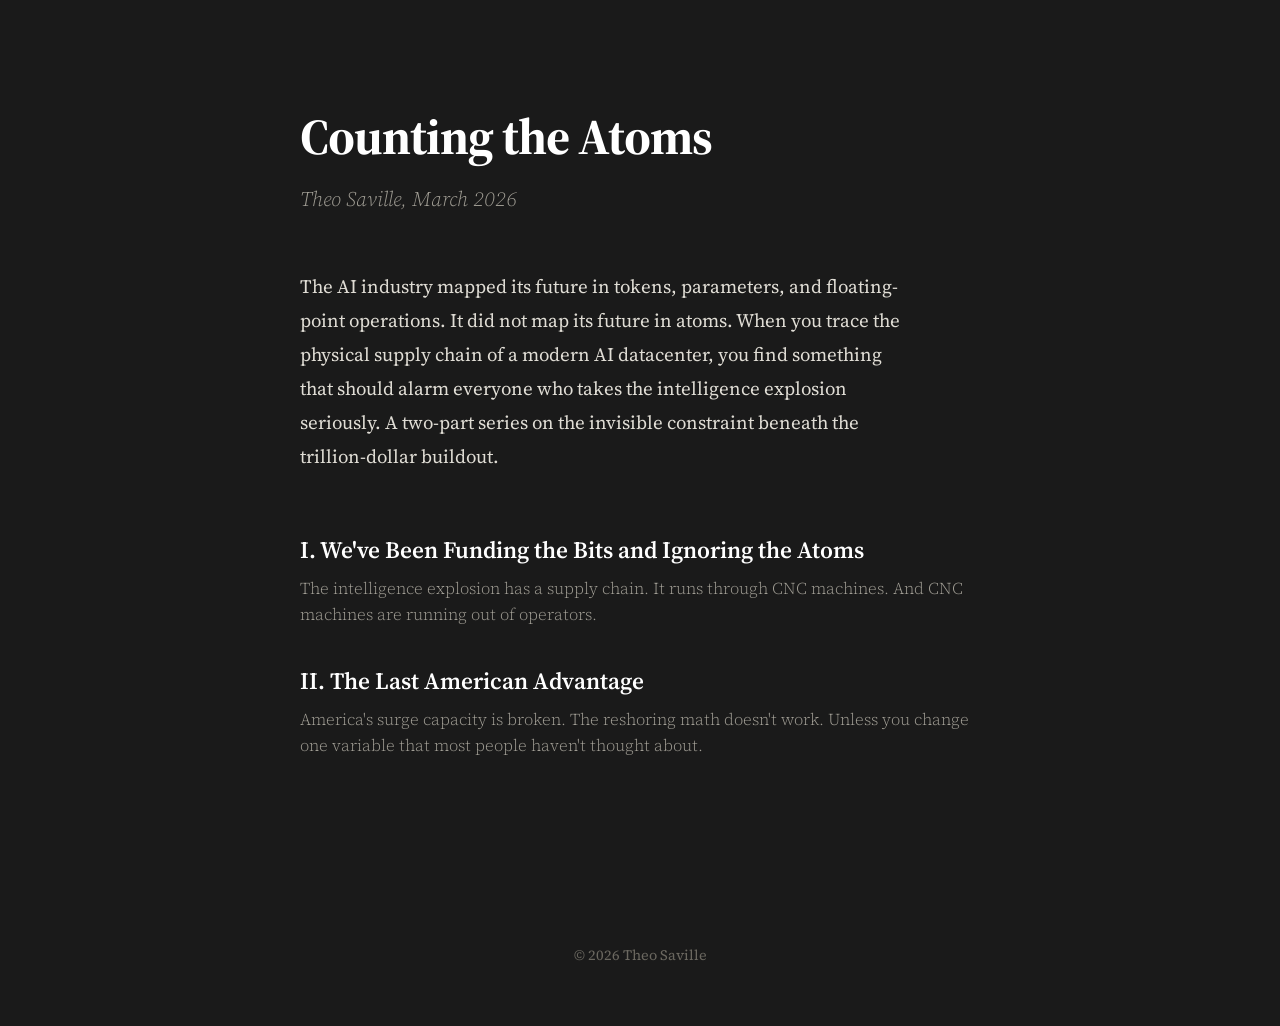
<file: index.html>
<!DOCTYPE html>
<html lang="en">
<head>
  <meta charset="UTF-8">
  <meta name="viewport" content="width=device-width, initial-scale=1.0">
  <title>Counting the Atoms</title>
  <meta name="description" content="The AI industry mapped its future in tokens and parameters. It forgot to count the atoms. A two-part series by Theo Saville.">
  <meta property="og:title" content="Counting the Atoms">
  <meta property="og:description" content="The AI industry mapped its future in tokens and parameters. It forgot to count the atoms.">
  <meta property="og:type" content="website">
  <meta property="og:image" content="">
  <meta name="twitter:card" content="summary_large_image">
  <meta name="twitter:title" content="Counting the Atoms">
  <meta name="twitter:description" content="The AI industry mapped its future in tokens and parameters. It forgot to count the atoms.">
  <link rel="stylesheet" href="style.css">
</head>
<body>
  <div class="landing">
    <div class="landing-inner">
      <h1>Counting the Atoms</h1>
      <p class="subtitle">Theo Saville, March 2026</p>

      <p class="intro">The AI industry mapped its future in tokens, parameters, and floating-point operations. It did not map its future in atoms. When you trace the physical supply chain of a modern AI datacenter, you find something that should alarm everyone who takes the intelligence explosion seriously. A two-part series on the invisible constraint beneath the trillion-dollar buildout.</p>

      <ul class="toc-landing">
        <li>
          <a href="part-1.html">I. We've Been Funding the Bits and Ignoring the Atoms</a>
          <p class="desc">The intelligence explosion has a supply chain. It runs through CNC machines. And CNC machines are running out of operators.</p>
        </li>
        <li>
          <a href="part-2.html">II. The Last American Advantage</a>
          <p class="desc">America's surge capacity is broken. The reshoring math doesn't work. Unless you change one variable that most people haven't thought about.</p>
        </li>
      </ul>
    </div>
  </div>

  <footer class="site-footer">
    &copy; 2026 Theo Saville
  </footer>
</body>
</html>
</file>
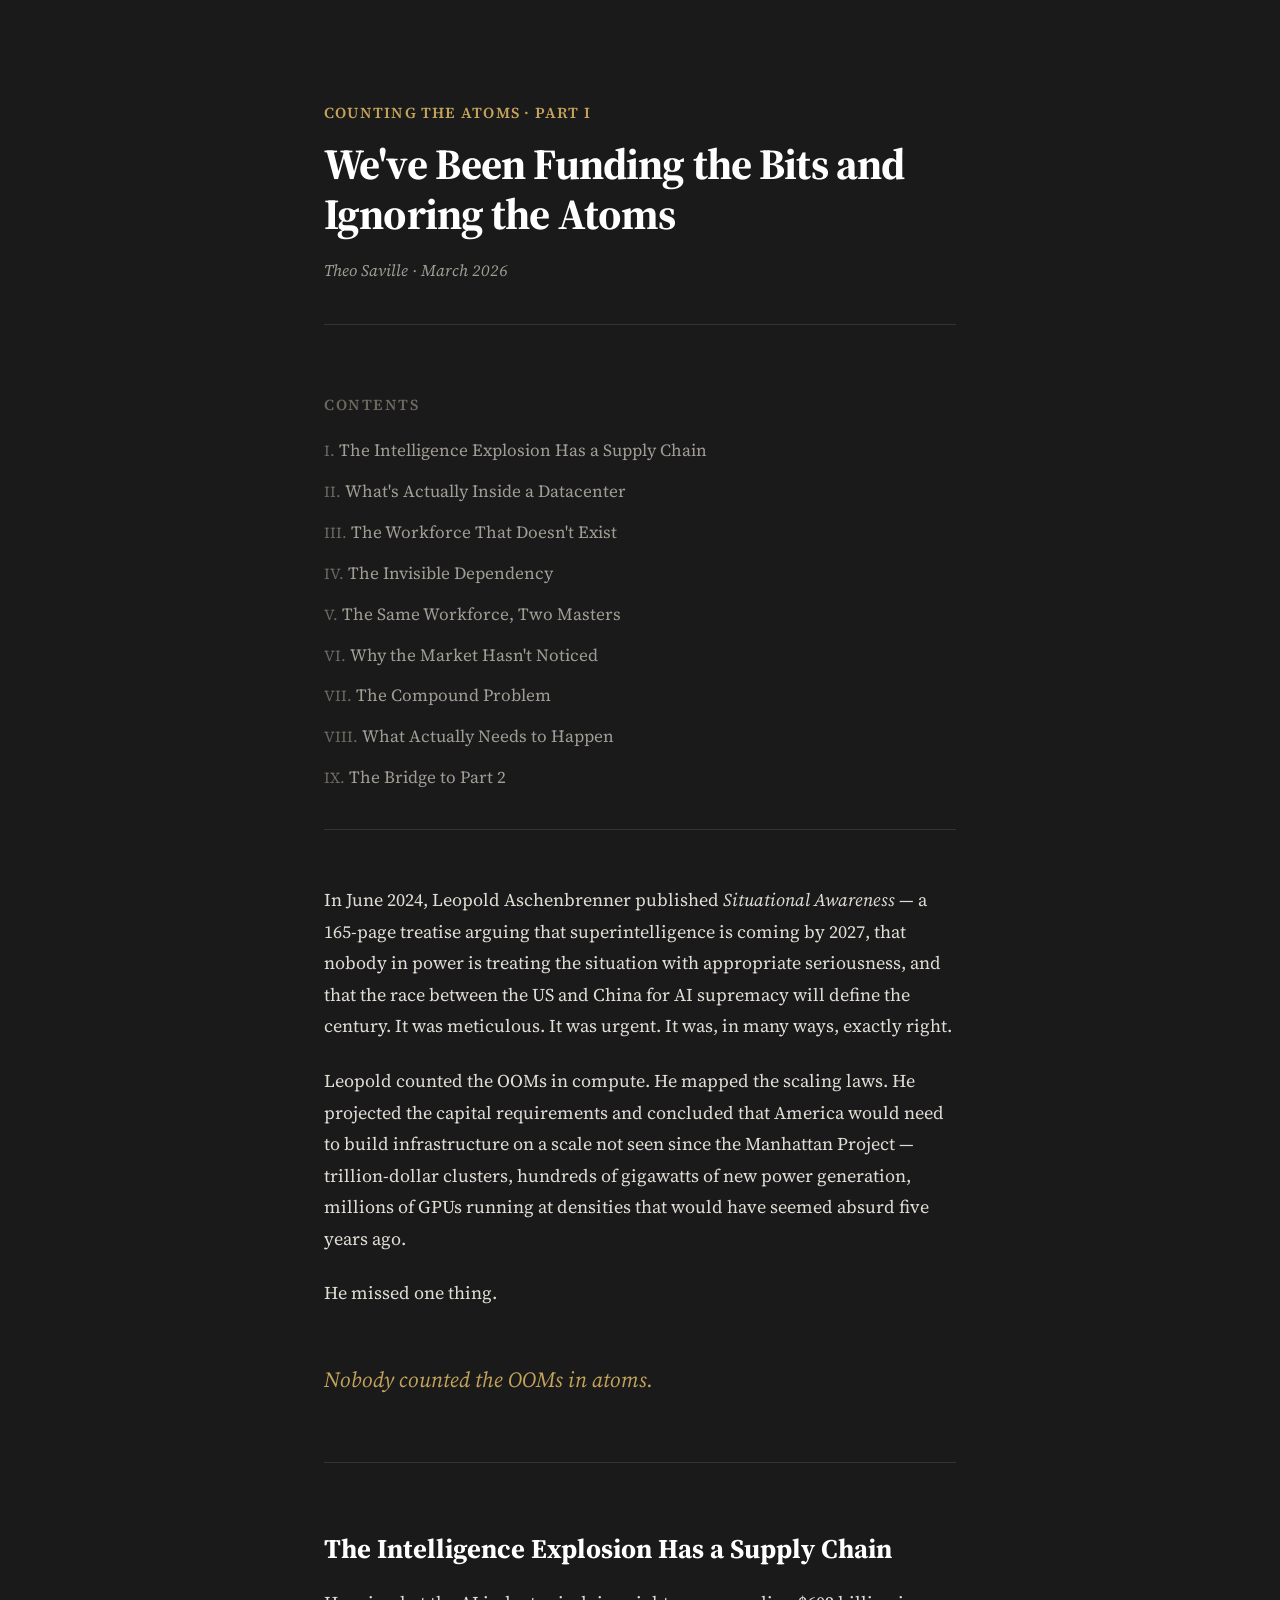
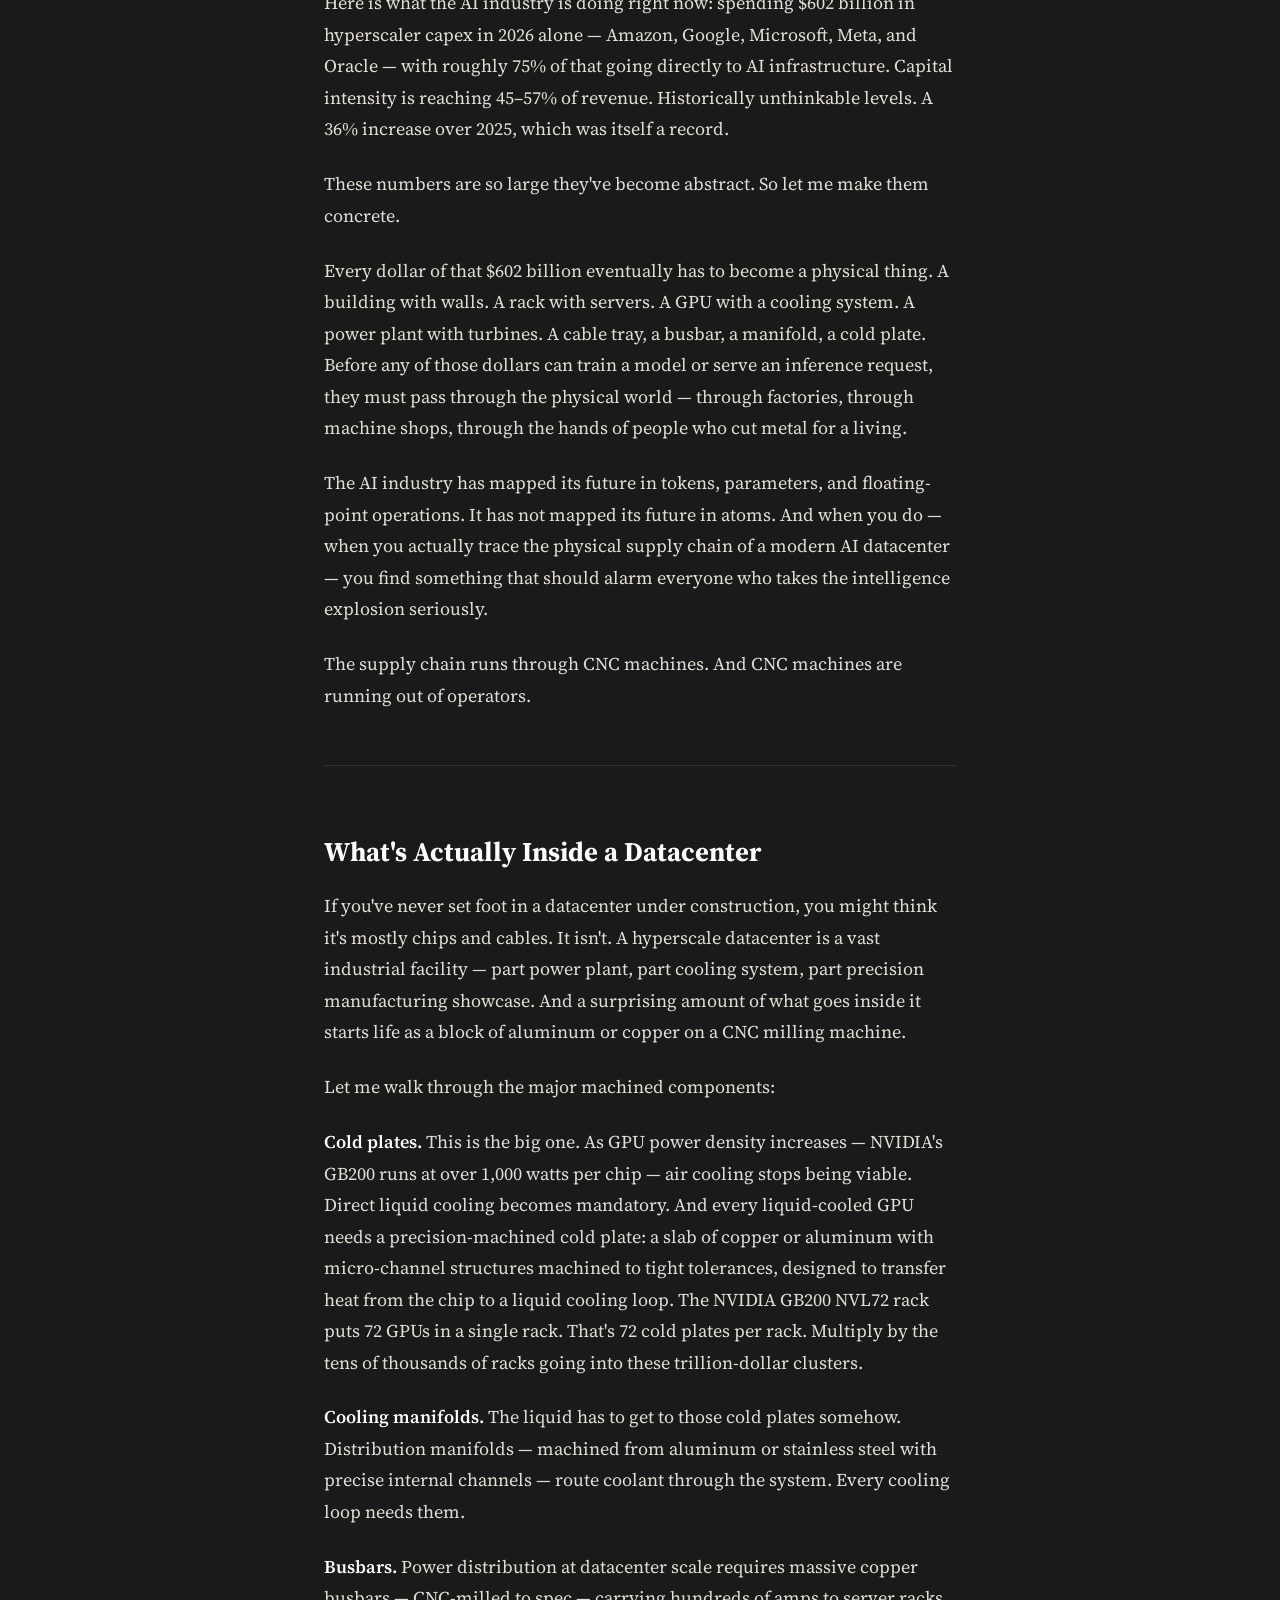
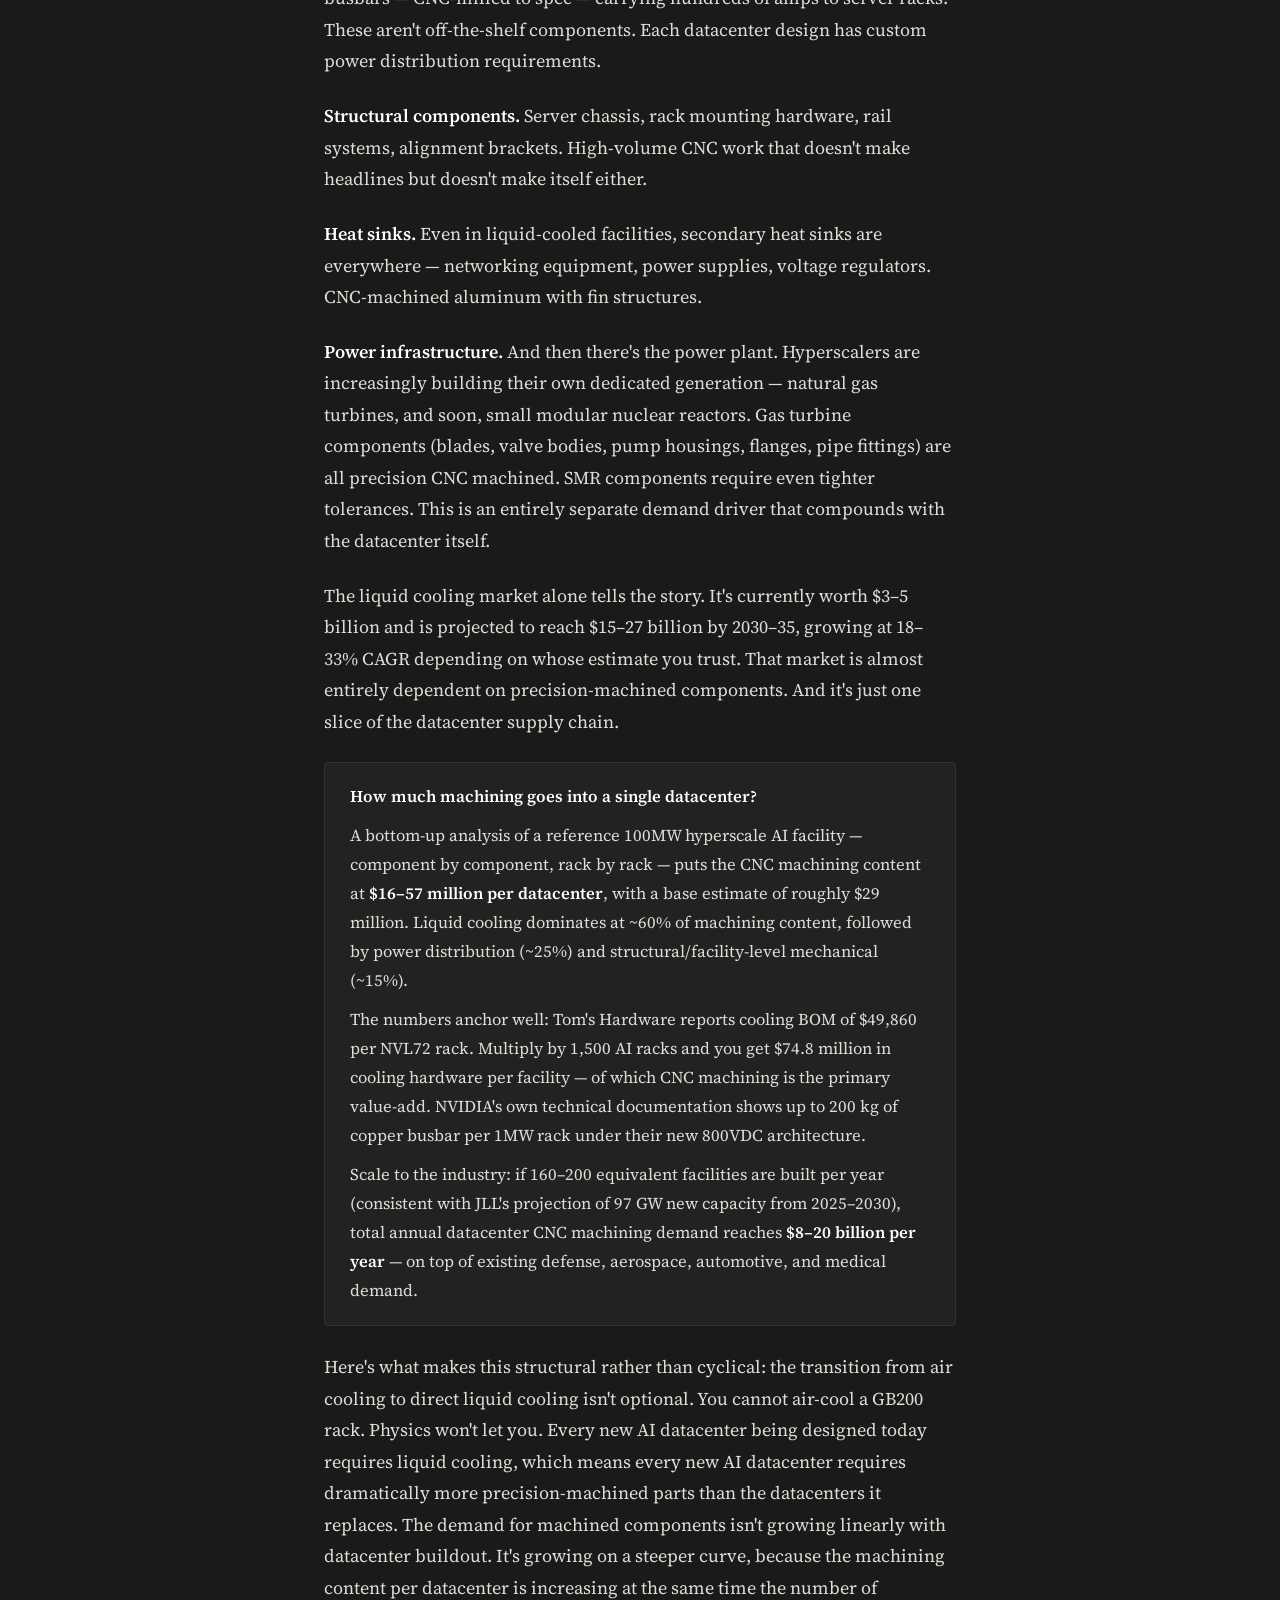
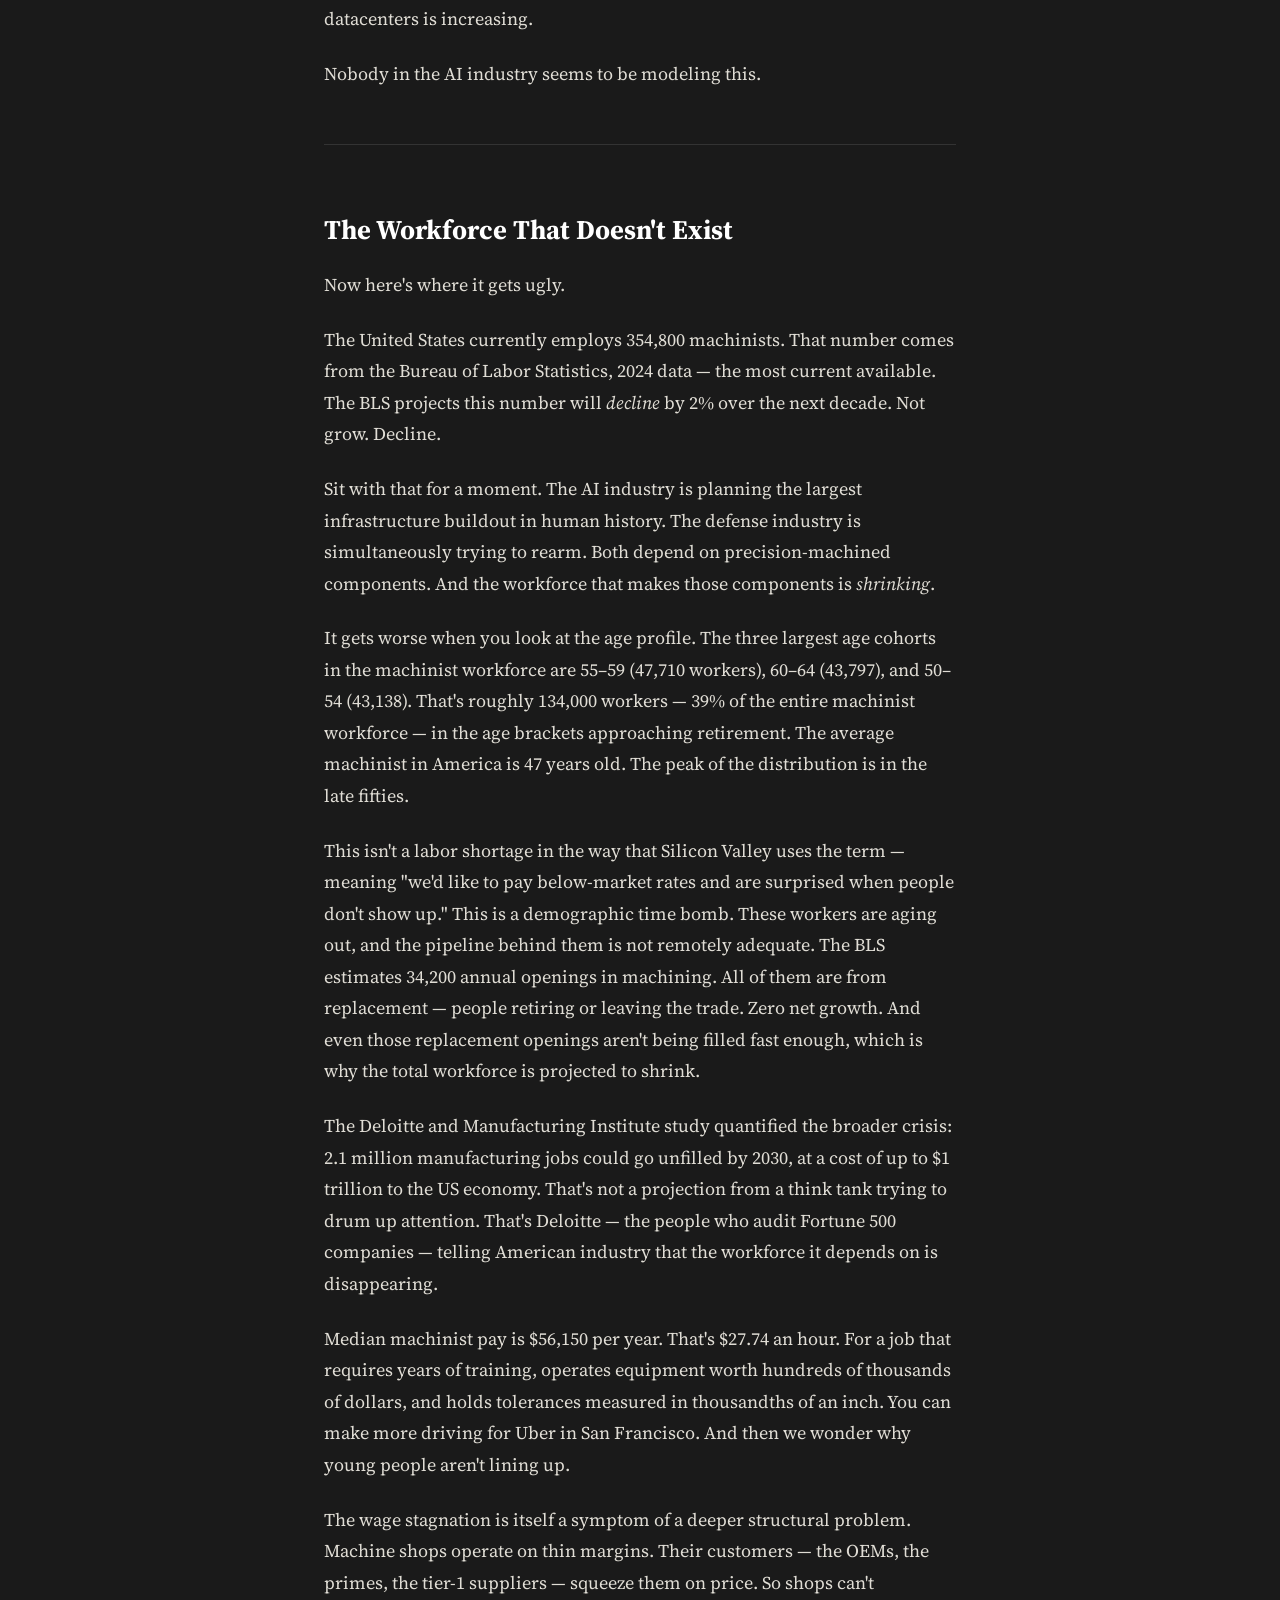
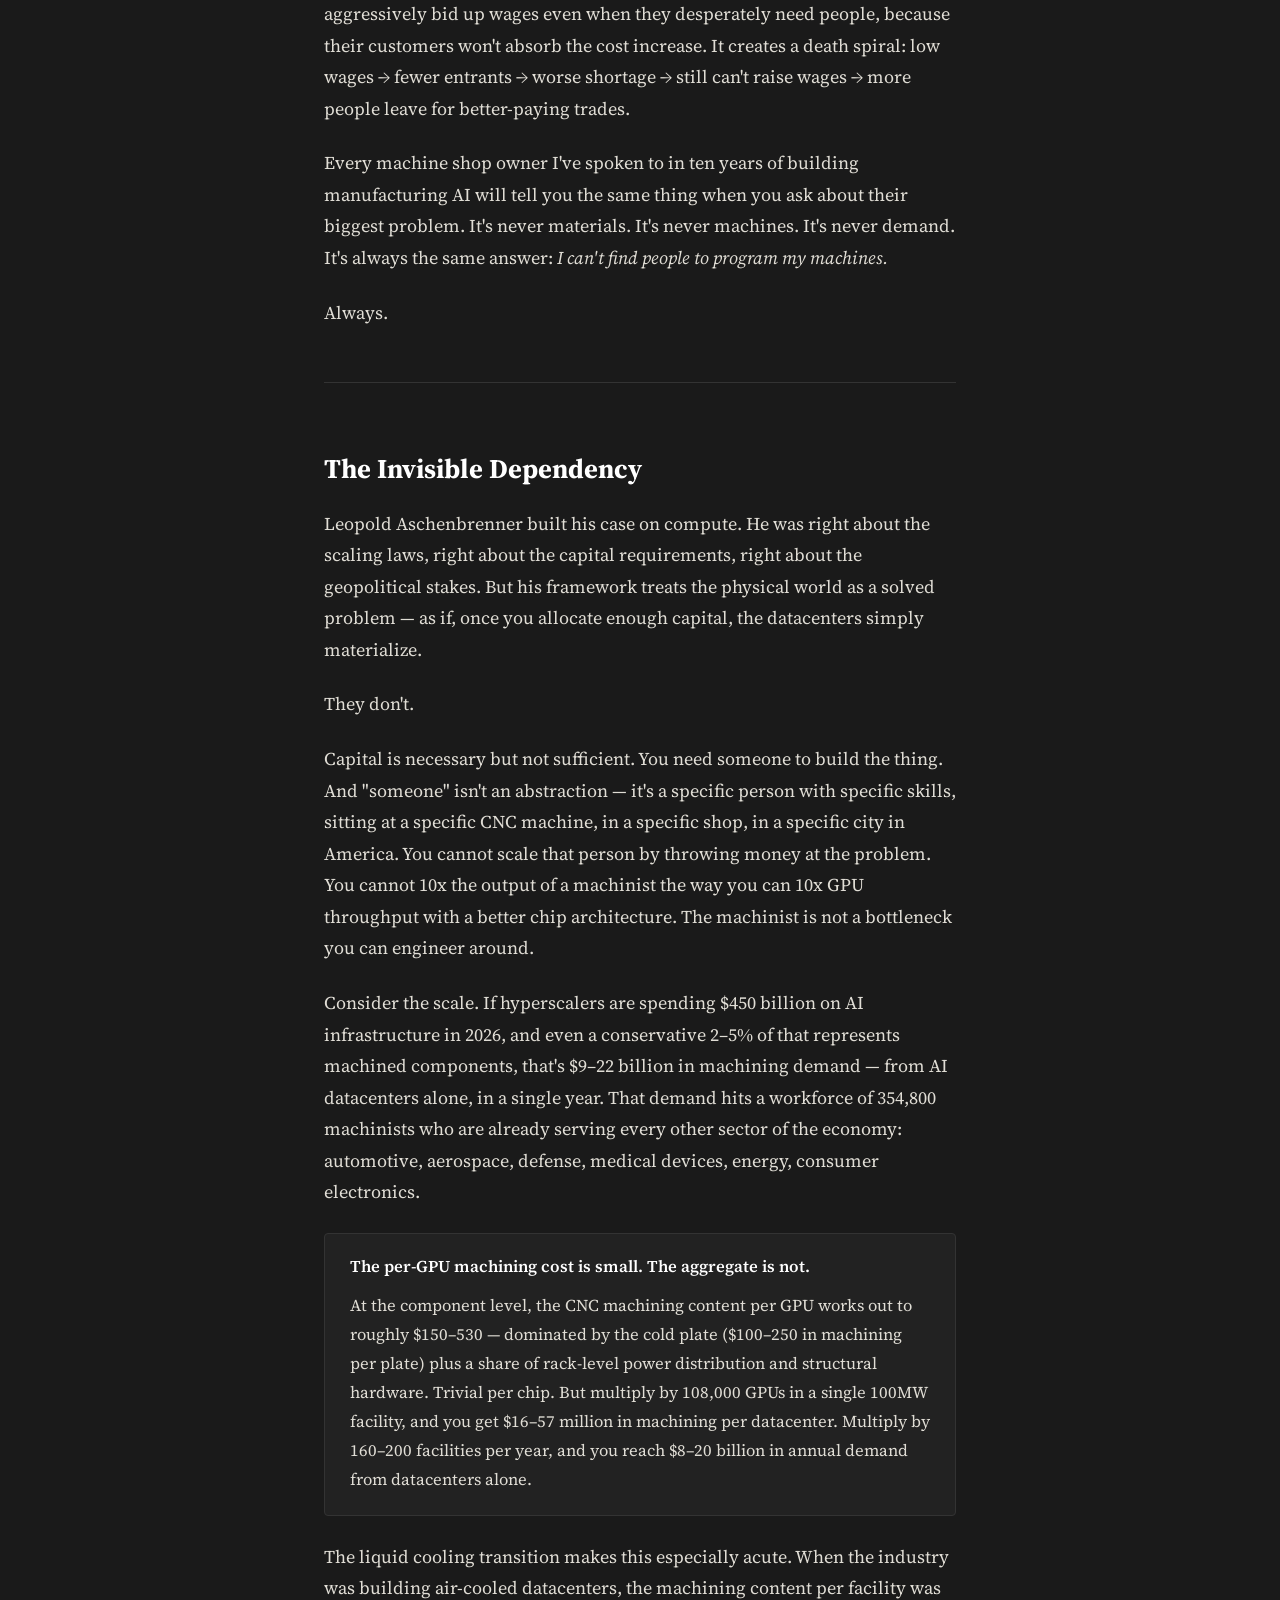
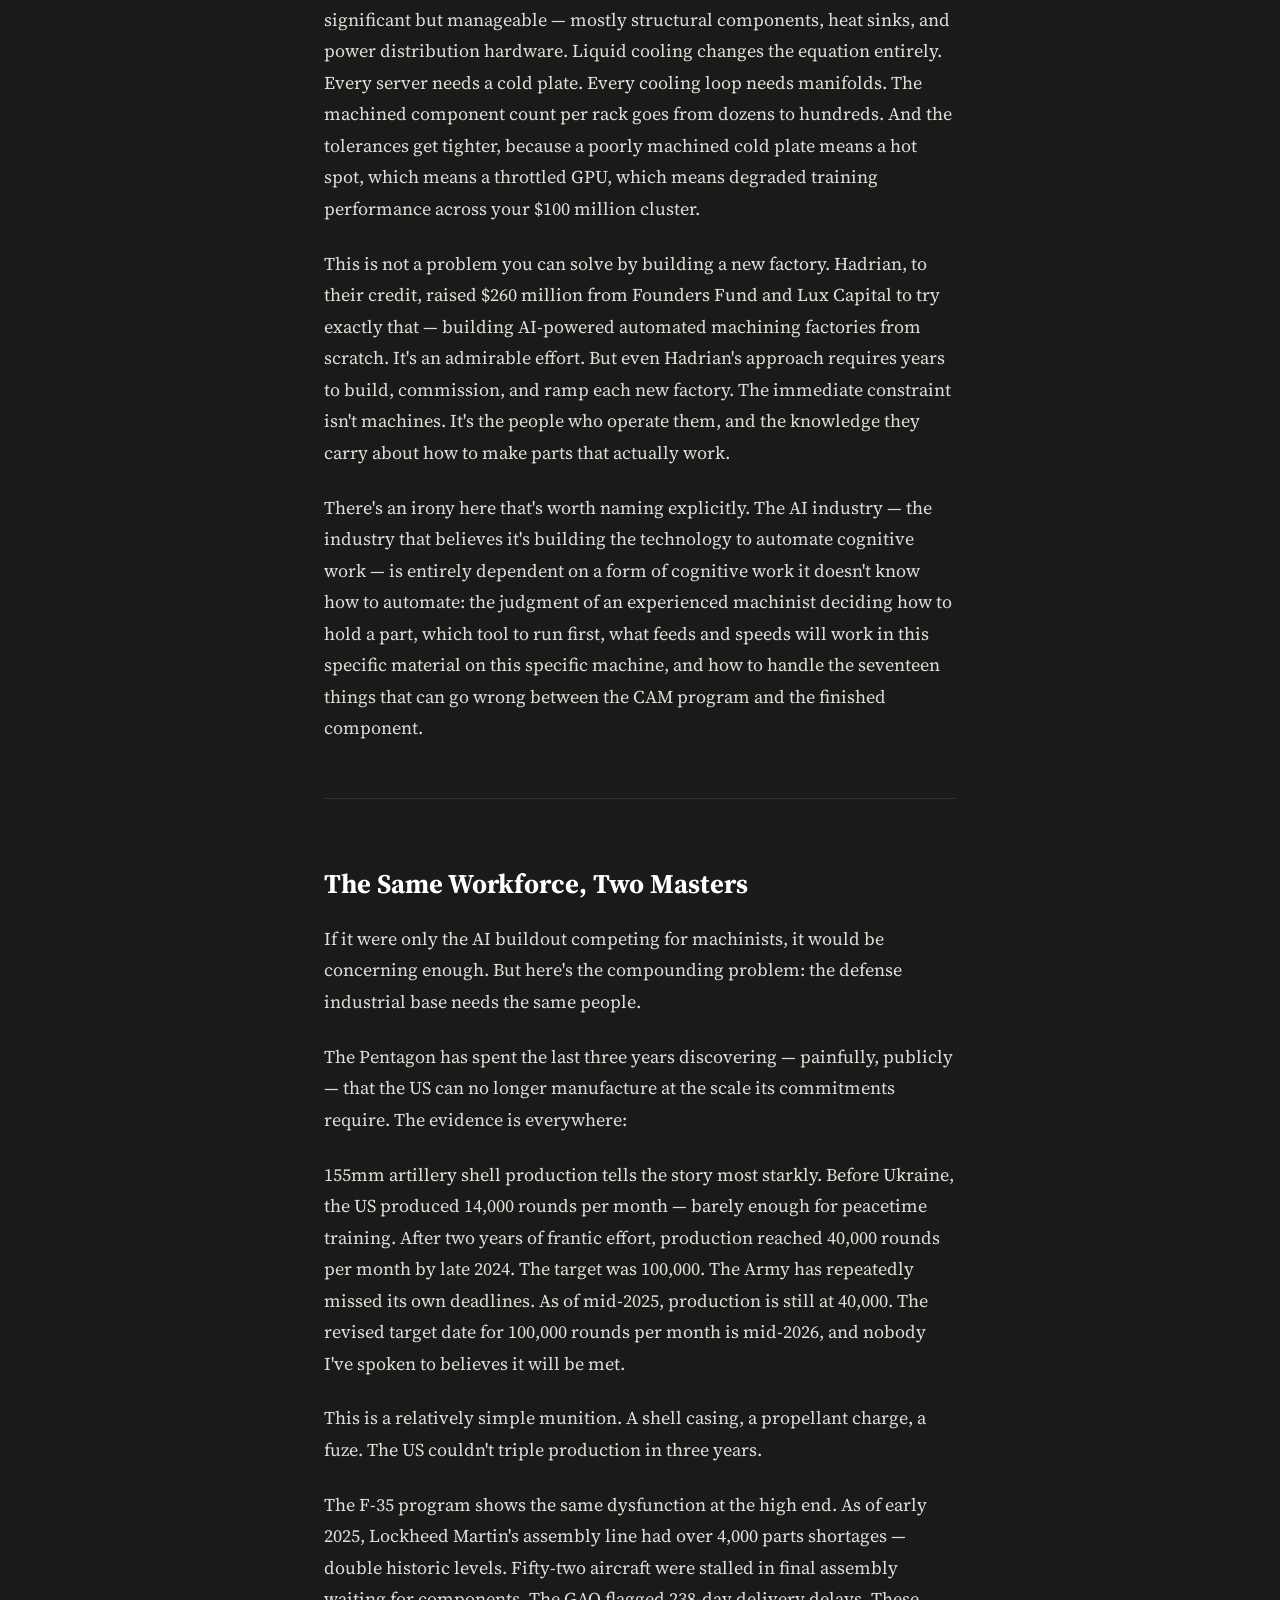
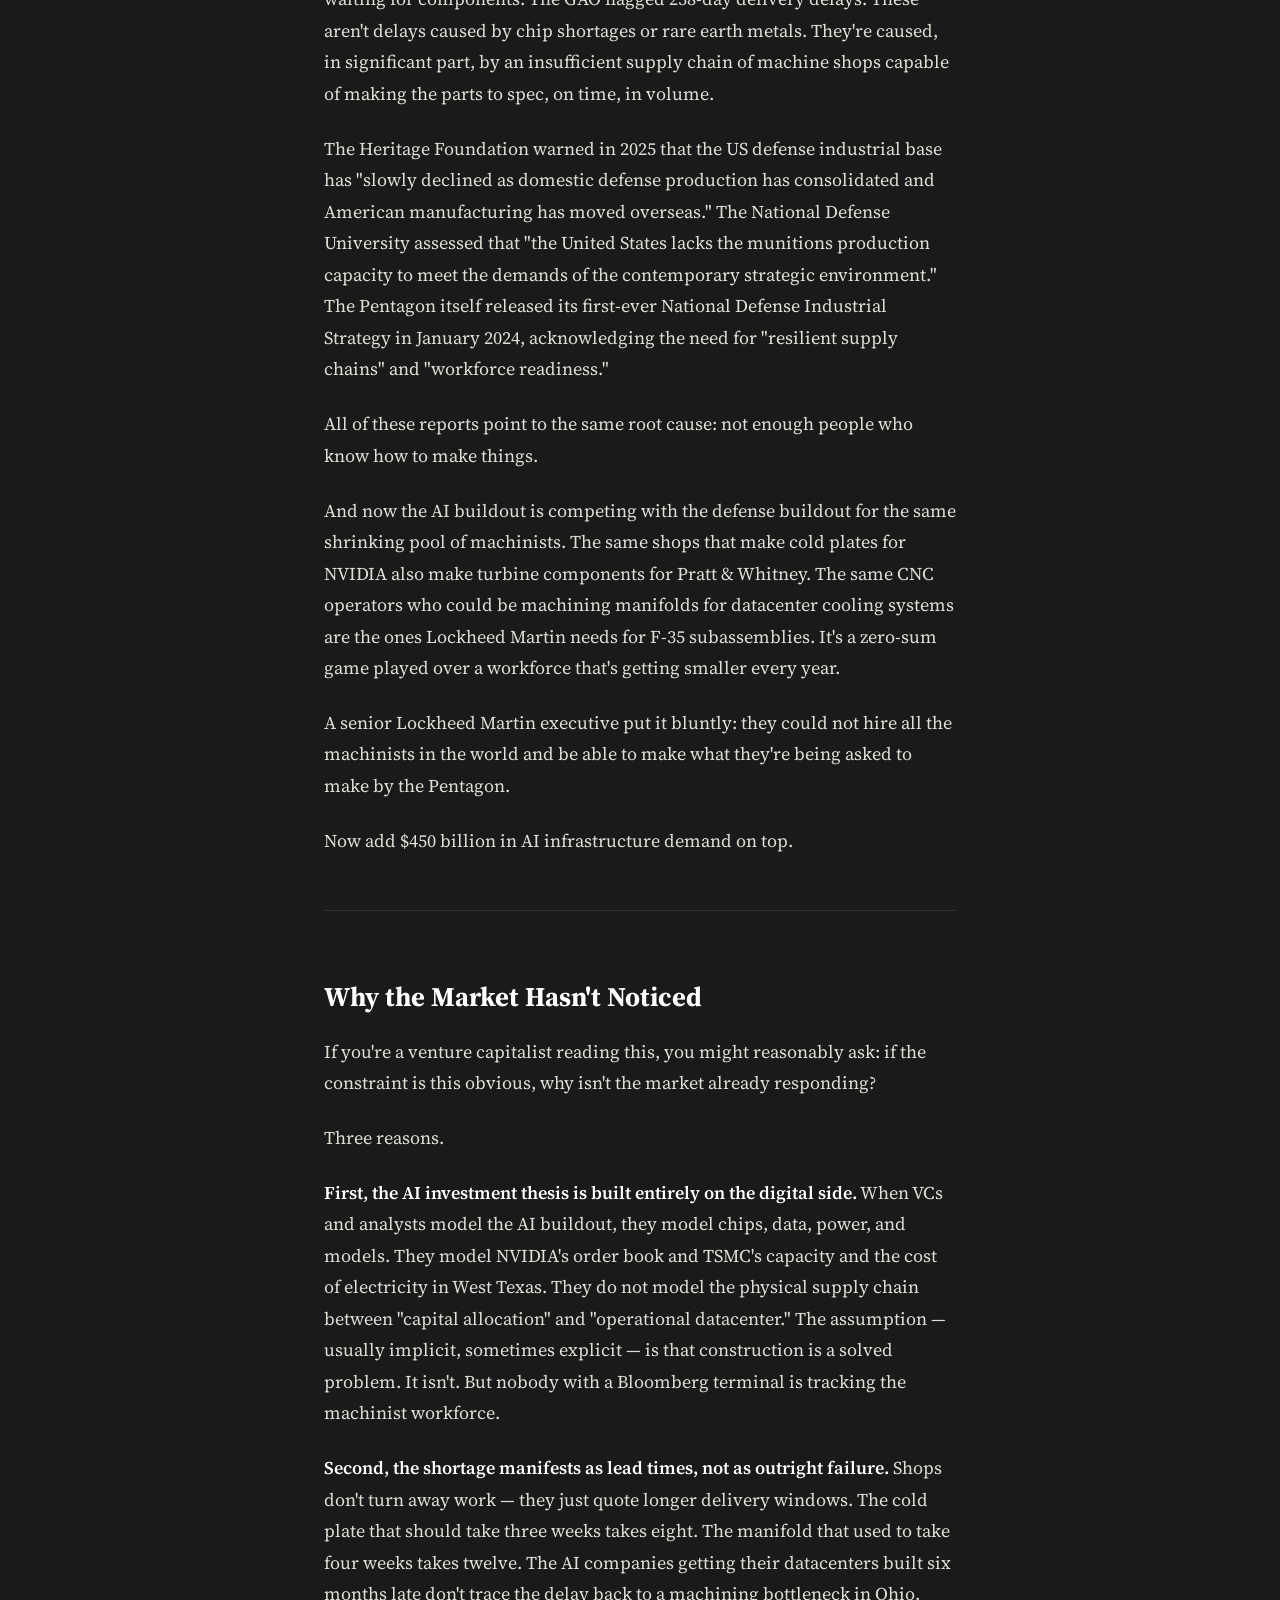
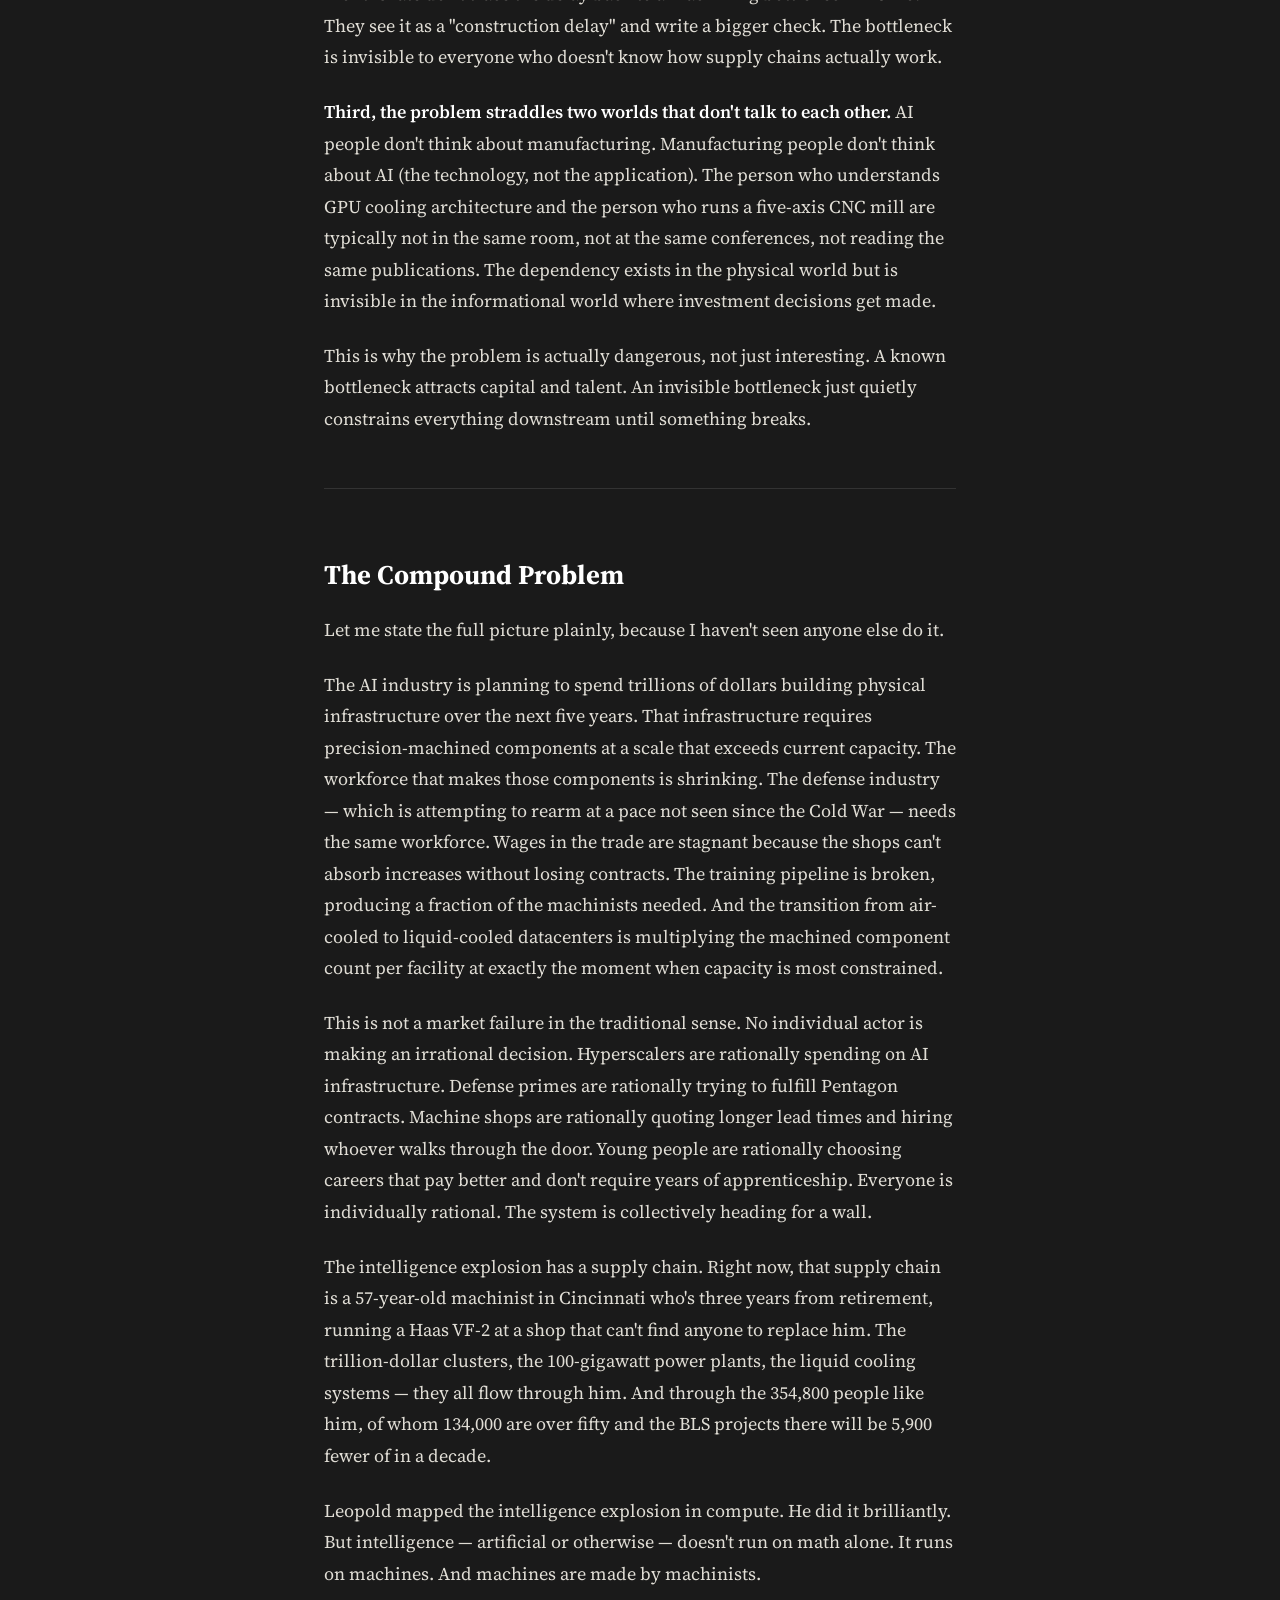
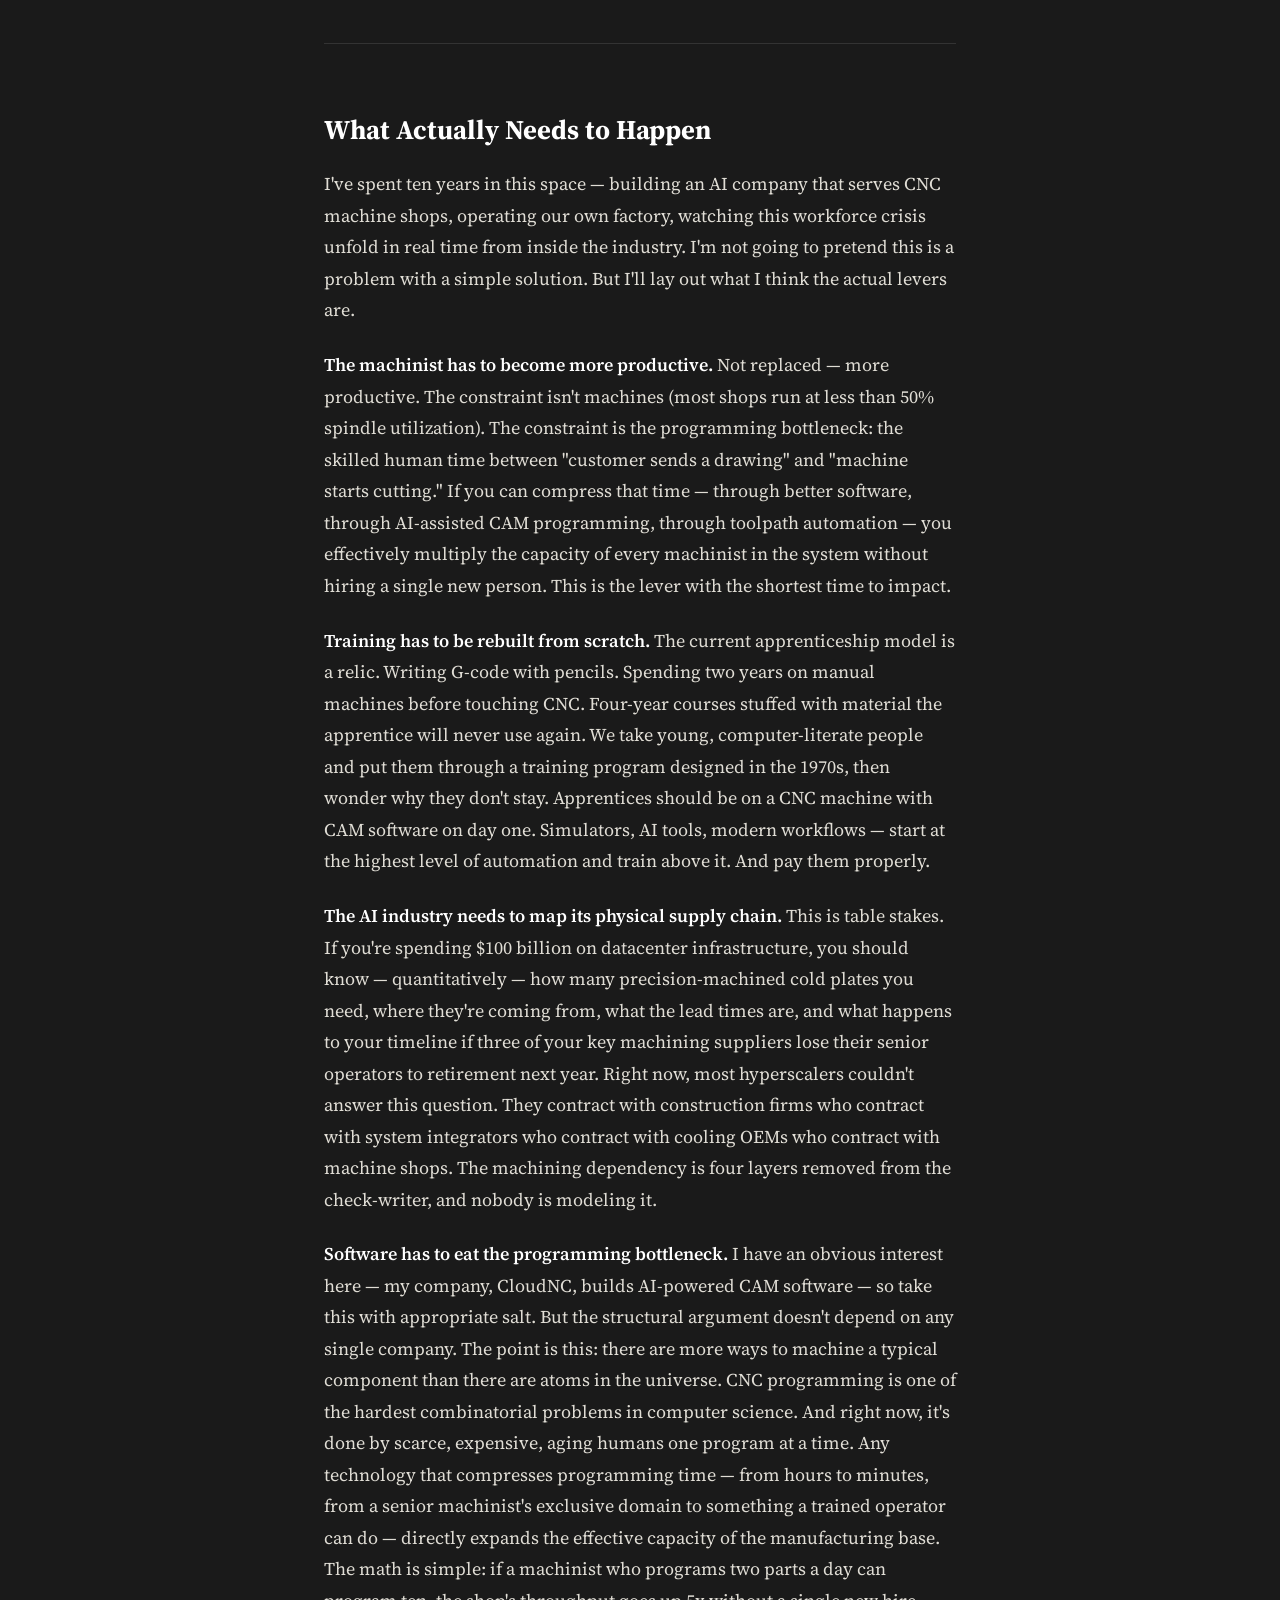
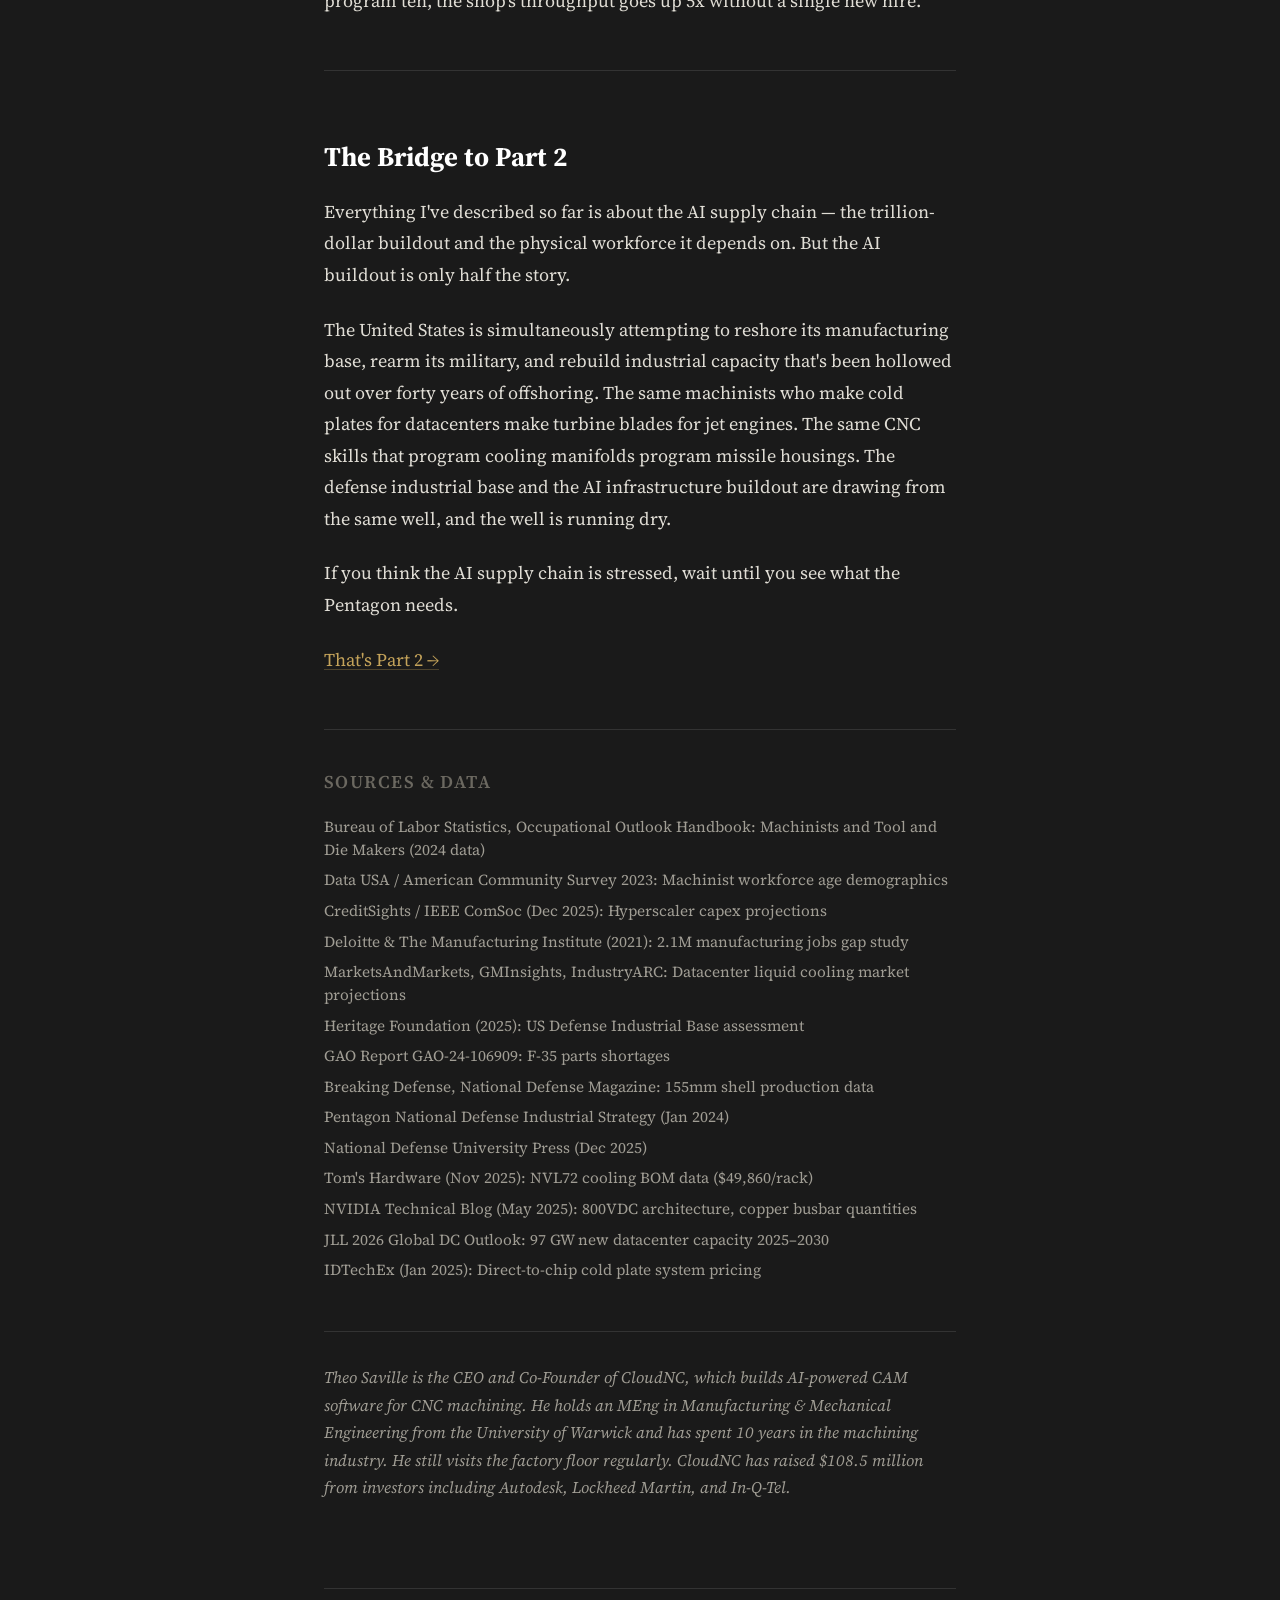
<file: part-1.html>
<!DOCTYPE html>
<html lang="en">
<head>
  <meta charset="UTF-8">
  <meta name="viewport" content="width=device-width, initial-scale=1.0">
  <title>We've Been Funding the Bits and Ignoring the Atoms — Counting the Atoms</title>
  <meta name="description" content="The intelligence explosion has a supply chain. It runs through CNC machines. And CNC machines are running out of operators.">
  <meta property="og:title" content="We've Been Funding the Bits and Ignoring the Atoms">
  <meta property="og:description" content="The intelligence explosion has a supply chain. It runs through CNC machines. And CNC machines are running out of operators.">
  <meta property="og:type" content="article">
  <meta property="og:image" content="">
  <meta name="twitter:card" content="summary_large_image">
  <meta name="twitter:title" content="We've Been Funding the Bits and Ignoring the Atoms">
  <meta name="twitter:description" content="The intelligence explosion has a supply chain. It runs through CNC machines.">
  <link rel="stylesheet" href="style.css">
</head>
<body>
  <div class="container">
    <header class="essay-header">
      <p class="series"><a href="index.html">Counting the Atoms</a> · Part I</p>
      <h1>We've Been Funding the Bits and Ignoring the Atoms</h1>
      <p class="meta">Theo Saville · March 2026</p>
    </header>

    <nav class="essay-toc">
      <h2>Contents</h2>
      <ol>
        <li><a href="#supply-chain">The Intelligence Explosion Has a Supply Chain</a></li>
        <li><a href="#inside-datacenter">What's Actually Inside a Datacenter</a></li>
        <li><a href="#workforce">The Workforce That Doesn't Exist</a></li>
        <li><a href="#invisible-dependency">The Invisible Dependency</a></li>
        <li><a href="#two-masters">The Same Workforce, Two Masters</a></li>
        <li><a href="#market">Why the Market Hasn't Noticed</a></li>
        <li><a href="#compound">The Compound Problem</a></li>
        <li><a href="#what-needs-to-happen">What Actually Needs to Happen</a></li>
        <li><a href="#bridge">The Bridge to Part 2</a></li>
      </ol>
    </nav>

    <article class="essay-body">

      <p>In June 2024, Leopold Aschenbrenner published <em>Situational Awareness</em> — a 165-page treatise arguing that superintelligence is coming by 2027, that nobody in power is treating the situation with appropriate seriousness, and that the race between the US and China for AI supremacy will define the century. It was meticulous. It was urgent. It was, in many ways, exactly right.</p>

      <p>Leopold counted the OOMs in compute. He mapped the scaling laws. He projected the capital requirements and concluded that America would need to build infrastructure on a scale not seen since the Manhattan Project — trillion-dollar clusters, hundreds of gigawatts of new power generation, millions of GPUs running at densities that would have seemed absurd five years ago.</p>

      <p>He missed one thing.</p>

      <p class="pull-quote">Nobody counted the OOMs in atoms.</p>

      <hr>

      <h2 id="supply-chain">The Intelligence Explosion Has a Supply Chain</h2>

      <p>Here is what the AI industry is doing right now: spending $602 billion in hyperscaler capex in 2026 alone — Amazon, Google, Microsoft, Meta, and Oracle — with roughly 75% of that going directly to AI infrastructure. Capital intensity is reaching 45–57% of revenue. Historically unthinkable levels. A 36% increase over 2025, which was itself a record.</p>

      <p>These numbers are so large they've become abstract. So let me make them concrete.</p>

      <p>Every dollar of that $602 billion eventually has to become a physical thing. A building with walls. A rack with servers. A GPU with a cooling system. A power plant with turbines. A cable tray, a busbar, a manifold, a cold plate. Before any of those dollars can train a model or serve an inference request, they must pass through the physical world — through factories, through machine shops, through the hands of people who cut metal for a living.</p>

      <p>The AI industry has mapped its future in tokens, parameters, and floating-point operations. It has not mapped its future in atoms. And when you do — when you actually trace the physical supply chain of a modern AI datacenter — you find something that should alarm everyone who takes the intelligence explosion seriously.</p>

      <p>The supply chain runs through CNC machines. And CNC machines are running out of operators.</p>

      <hr>

      <h2 id="inside-datacenter">What's Actually Inside a Datacenter</h2>

      <p>If you've never set foot in a datacenter under construction, you might think it's mostly chips and cables. It isn't. A hyperscale datacenter is a vast industrial facility — part power plant, part cooling system, part precision manufacturing showcase. And a surprising amount of what goes inside it starts life as a block of aluminum or copper on a CNC milling machine.</p>

      <p>Let me walk through the major machined components:</p>

      <p><strong>Cold plates.</strong> This is the big one. As GPU power density increases — NVIDIA's GB200 runs at over 1,000 watts per chip — air cooling stops being viable. Direct liquid cooling becomes mandatory. And every liquid-cooled GPU needs a precision-machined cold plate: a slab of copper or aluminum with micro-channel structures machined to tight tolerances, designed to transfer heat from the chip to a liquid cooling loop. The NVIDIA GB200 NVL72 rack puts 72 GPUs in a single rack. That's 72 cold plates per rack. Multiply by the tens of thousands of racks going into these trillion-dollar clusters.</p>

      <p><strong>Cooling manifolds.</strong> The liquid has to get to those cold plates somehow. Distribution manifolds — machined from aluminum or stainless steel with precise internal channels — route coolant through the system. Every cooling loop needs them.</p>

      <p><strong>Busbars.</strong> Power distribution at datacenter scale requires massive copper busbars — CNC-milled to spec — carrying hundreds of amps to server racks. These aren't off-the-shelf components. Each datacenter design has custom power distribution requirements.</p>

      <p><strong>Structural components.</strong> Server chassis, rack mounting hardware, rail systems, alignment brackets. High-volume CNC work that doesn't make headlines but doesn't make itself either.</p>

      <p><strong>Heat sinks.</strong> Even in liquid-cooled facilities, secondary heat sinks are everywhere — networking equipment, power supplies, voltage regulators. CNC-machined aluminum with fin structures.</p>

      <p><strong>Power infrastructure.</strong> And then there's the power plant. Hyperscalers are increasingly building their own dedicated generation — natural gas turbines, and soon, small modular nuclear reactors. Gas turbine components (blades, valve bodies, pump housings, flanges, pipe fittings) are all precision CNC machined. SMR components require even tighter tolerances. This is an entirely separate demand driver that compounds with the datacenter itself.</p>

      <p>The liquid cooling market alone tells the story. It's currently worth $3–5 billion and is projected to reach $15–27 billion by 2030–35, growing at 18–33% CAGR depending on whose estimate you trust. That market is almost entirely dependent on precision-machined components. And it's just one slice of the datacenter supply chain.</p>

      <div class="data-callout">
        <p><strong>How much machining goes into a single datacenter?</strong></p>
        <p>A bottom-up analysis of a reference 100MW hyperscale AI facility — component by component, rack by rack — puts the CNC machining content at <strong>$16–57 million per datacenter</strong>, with a base estimate of roughly $29 million. Liquid cooling dominates at ~60% of machining content, followed by power distribution (~25%) and structural/facility-level mechanical (~15%).</p>
        <p>The numbers anchor well: Tom's Hardware reports cooling BOM of $49,860 per NVL72 rack. Multiply by 1,500 AI racks and you get $74.8 million in cooling hardware per facility — of which CNC machining is the primary value-add. NVIDIA's own technical documentation shows up to 200 kg of copper busbar per 1MW rack under their new 800VDC architecture.</p>
        <p>Scale to the industry: if 160–200 equivalent facilities are built per year (consistent with JLL's projection of 97 GW new capacity from 2025–2030), total annual datacenter CNC machining demand reaches <strong>$8–20 billion per year</strong> — on top of existing defense, aerospace, automotive, and medical demand.</p>
      </div>

      <p>Here's what makes this structural rather than cyclical: the transition from air cooling to direct liquid cooling isn't optional. You cannot air-cool a GB200 rack. Physics won't let you. Every new AI datacenter being designed today requires liquid cooling, which means every new AI datacenter requires dramatically more precision-machined parts than the datacenters it replaces. The demand for machined components isn't growing linearly with datacenter buildout. It's growing on a steeper curve, because the machining content per datacenter is increasing at the same time the number of datacenters is increasing.</p>

      <p>Nobody in the AI industry seems to be modeling this.</p>

      <hr>

      <h2 id="workforce">The Workforce That Doesn't Exist</h2>

      <p>Now here's where it gets ugly.</p>

      <p>The United States currently employs 354,800 machinists. That number comes from the Bureau of Labor Statistics, 2024 data — the most current available. The BLS projects this number will <em>decline</em> by 2% over the next decade. Not grow. Decline.</p>

      <p>Sit with that for a moment. The AI industry is planning the largest infrastructure buildout in human history. The defense industry is simultaneously trying to rearm. Both depend on precision-machined components. And the workforce that makes those components is <em>shrinking</em>.</p>

      <p>It gets worse when you look at the age profile. The three largest age cohorts in the machinist workforce are 55–59 (47,710 workers), 60–64 (43,797), and 50–54 (43,138). That's roughly 134,000 workers — 39% of the entire machinist workforce — in the age brackets approaching retirement. The average machinist in America is 47 years old. The peak of the distribution is in the late fifties.</p>

      <p>This isn't a labor shortage in the way that Silicon Valley uses the term — meaning "we'd like to pay below-market rates and are surprised when people don't show up." This is a demographic time bomb. These workers are aging out, and the pipeline behind them is not remotely adequate. The BLS estimates 34,200 annual openings in machining. All of them are from replacement — people retiring or leaving the trade. Zero net growth. And even those replacement openings aren't being filled fast enough, which is why the total workforce is projected to shrink.</p>

      <p>The Deloitte and Manufacturing Institute study quantified the broader crisis: 2.1 million manufacturing jobs could go unfilled by 2030, at a cost of up to $1 trillion to the US economy. That's not a projection from a think tank trying to drum up attention. That's Deloitte — the people who audit Fortune 500 companies — telling American industry that the workforce it depends on is disappearing.</p>

      <p>Median machinist pay is $56,150 per year. That's $27.74 an hour. For a job that requires years of training, operates equipment worth hundreds of thousands of dollars, and holds tolerances measured in thousandths of an inch. You can make more driving for Uber in San Francisco. And then we wonder why young people aren't lining up.</p>

      <p>The wage stagnation is itself a symptom of a deeper structural problem. Machine shops operate on thin margins. Their customers — the OEMs, the primes, the tier-1 suppliers — squeeze them on price. So shops can't aggressively bid up wages even when they desperately need people, because their customers won't absorb the cost increase. It creates a death spiral: low wages → fewer entrants → worse shortage → still can't raise wages → more people leave for better-paying trades.</p>

      <p>Every machine shop owner I've spoken to in ten years of building manufacturing AI will tell you the same thing when you ask about their biggest problem. It's never materials. It's never machines. It's never demand. It's always the same answer: <em>I can't find people to program my machines.</em></p>

      <p>Always.</p>

      <hr>

      <h2 id="invisible-dependency">The Invisible Dependency</h2>

      <p>Leopold Aschenbrenner built his case on compute. He was right about the scaling laws, right about the capital requirements, right about the geopolitical stakes. But his framework treats the physical world as a solved problem — as if, once you allocate enough capital, the datacenters simply materialize.</p>

      <p>They don't.</p>

      <p>Capital is necessary but not sufficient. You need someone to build the thing. And "someone" isn't an abstraction — it's a specific person with specific skills, sitting at a specific CNC machine, in a specific shop, in a specific city in America. You cannot scale that person by throwing money at the problem. You cannot 10x the output of a machinist the way you can 10x GPU throughput with a better chip architecture. The machinist is not a bottleneck you can engineer around.</p>

      <p>Consider the scale. If hyperscalers are spending $450 billion on AI infrastructure in 2026, and even a conservative 2–5% of that represents machined components, that's $9–22 billion in machining demand — from AI datacenters alone, in a single year. That demand hits a workforce of 354,800 machinists who are already serving every other sector of the economy: automotive, aerospace, defense, medical devices, energy, consumer electronics.</p>

      <div class="data-callout">
        <p><strong>The per-GPU machining cost is small. The aggregate is not.</strong></p>
        <p>At the component level, the CNC machining content per GPU works out to roughly $150–530 — dominated by the cold plate ($100–250 in machining per plate) plus a share of rack-level power distribution and structural hardware. Trivial per chip. But multiply by 108,000 GPUs in a single 100MW facility, and you get $16–57 million in machining per datacenter. Multiply by 160–200 facilities per year, and you reach $8–20 billion in annual demand from datacenters alone.</p>
      </div>

      <p>The liquid cooling transition makes this especially acute. When the industry was building air-cooled datacenters, the machining content per facility was significant but manageable — mostly structural components, heat sinks, and power distribution hardware. Liquid cooling changes the equation entirely. Every server needs a cold plate. Every cooling loop needs manifolds. The machined component count per rack goes from dozens to hundreds. And the tolerances get tighter, because a poorly machined cold plate means a hot spot, which means a throttled GPU, which means degraded training performance across your $100 million cluster.</p>

      <p>This is not a problem you can solve by building a new factory. Hadrian, to their credit, raised $260 million from Founders Fund and Lux Capital to try exactly that — building AI-powered automated machining factories from scratch. It's an admirable effort. But even Hadrian's approach requires years to build, commission, and ramp each new factory. The immediate constraint isn't machines. It's the people who operate them, and the knowledge they carry about how to make parts that actually work.</p>

      <p>There's an irony here that's worth naming explicitly. The AI industry — the industry that believes it's building the technology to automate cognitive work — is entirely dependent on a form of cognitive work it doesn't know how to automate: the judgment of an experienced machinist deciding how to hold a part, which tool to run first, what feeds and speeds will work in this specific material on this specific machine, and how to handle the seventeen things that can go wrong between the CAM program and the finished component.</p>

      <hr>

      <h2 id="two-masters">The Same Workforce, Two Masters</h2>

      <p>If it were only the AI buildout competing for machinists, it would be concerning enough. But here's the compounding problem: the defense industrial base needs the same people.</p>

      <p>The Pentagon has spent the last three years discovering — painfully, publicly — that the US can no longer manufacture at the scale its commitments require. The evidence is everywhere:</p>

      <p>155mm artillery shell production tells the story most starkly. Before Ukraine, the US produced 14,000 rounds per month — barely enough for peacetime training. After two years of frantic effort, production reached 40,000 rounds per month by late 2024. The target was 100,000. The Army has repeatedly missed its own deadlines. As of mid-2025, production is still at 40,000. The revised target date for 100,000 rounds per month is mid-2026, and nobody I've spoken to believes it will be met.</p>

      <p>This is a relatively simple munition. A shell casing, a propellant charge, a fuze. The US couldn't triple production in three years.</p>

      <p>The F-35 program shows the same dysfunction at the high end. As of early 2025, Lockheed Martin's assembly line had over 4,000 parts shortages — double historic levels. Fifty-two aircraft were stalled in final assembly waiting for components. The GAO flagged 238-day delivery delays. These aren't delays caused by chip shortages or rare earth metals. They're caused, in significant part, by an insufficient supply chain of machine shops capable of making the parts to spec, on time, in volume.</p>

      <p>The Heritage Foundation warned in 2025 that the US defense industrial base has "slowly declined as domestic defense production has consolidated and American manufacturing has moved overseas." The National Defense University assessed that "the United States lacks the munitions production capacity to meet the demands of the contemporary strategic environment." The Pentagon itself released its first-ever National Defense Industrial Strategy in January 2024, acknowledging the need for "resilient supply chains" and "workforce readiness."</p>

      <p>All of these reports point to the same root cause: not enough people who know how to make things.</p>

      <p>And now the AI buildout is competing with the defense buildout for the same shrinking pool of machinists. The same shops that make cold plates for NVIDIA also make turbine components for Pratt & Whitney. The same CNC operators who could be machining manifolds for datacenter cooling systems are the ones Lockheed Martin needs for F-35 subassemblies. It's a zero-sum game played over a workforce that's getting smaller every year.</p>

      <p>A senior Lockheed Martin executive put it bluntly: they could not hire all the machinists in the world and be able to make what they're being asked to make by the Pentagon.</p>

      <p>Now add $450 billion in AI infrastructure demand on top.</p>

      <hr>

      <h2 id="market">Why the Market Hasn't Noticed</h2>

      <p>If you're a venture capitalist reading this, you might reasonably ask: if the constraint is this obvious, why isn't the market already responding?</p>

      <p>Three reasons.</p>

      <p><strong>First, the AI investment thesis is built entirely on the digital side.</strong> When VCs and analysts model the AI buildout, they model chips, data, power, and models. They model NVIDIA's order book and TSMC's capacity and the cost of electricity in West Texas. They do not model the physical supply chain between "capital allocation" and "operational datacenter." The assumption — usually implicit, sometimes explicit — is that construction is a solved problem. It isn't. But nobody with a Bloomberg terminal is tracking the machinist workforce.</p>

      <p><strong>Second, the shortage manifests as lead times, not as outright failure.</strong> Shops don't turn away work — they just quote longer delivery windows. The cold plate that should take three weeks takes eight. The manifold that used to take four weeks takes twelve. The AI companies getting their datacenters built six months late don't trace the delay back to a machining bottleneck in Ohio. They see it as a "construction delay" and write a bigger check. The bottleneck is invisible to everyone who doesn't know how supply chains actually work.</p>

      <p><strong>Third, the problem straddles two worlds that don't talk to each other.</strong> AI people don't think about manufacturing. Manufacturing people don't think about AI (the technology, not the application). The person who understands GPU cooling architecture and the person who runs a five-axis CNC mill are typically not in the same room, not at the same conferences, not reading the same publications. The dependency exists in the physical world but is invisible in the informational world where investment decisions get made.</p>

      <p>This is why the problem is actually dangerous, not just interesting. A known bottleneck attracts capital and talent. An invisible bottleneck just quietly constrains everything downstream until something breaks.</p>

      <hr>

      <h2 id="compound">The Compound Problem</h2>

      <p>Let me state the full picture plainly, because I haven't seen anyone else do it.</p>

      <p>The AI industry is planning to spend trillions of dollars building physical infrastructure over the next five years. That infrastructure requires precision-machined components at a scale that exceeds current capacity. The workforce that makes those components is shrinking. The defense industry — which is attempting to rearm at a pace not seen since the Cold War — needs the same workforce. Wages in the trade are stagnant because the shops can't absorb increases without losing contracts. The training pipeline is broken, producing a fraction of the machinists needed. And the transition from air-cooled to liquid-cooled datacenters is multiplying the machined component count per facility at exactly the moment when capacity is most constrained.</p>

      <p>This is not a market failure in the traditional sense. No individual actor is making an irrational decision. Hyperscalers are rationally spending on AI infrastructure. Defense primes are rationally trying to fulfill Pentagon contracts. Machine shops are rationally quoting longer lead times and hiring whoever walks through the door. Young people are rationally choosing careers that pay better and don't require years of apprenticeship. Everyone is individually rational. The system is collectively heading for a wall.</p>

      <p>The intelligence explosion has a supply chain. Right now, that supply chain is a 57-year-old machinist in Cincinnati who's three years from retirement, running a Haas VF-2 at a shop that can't find anyone to replace him. The trillion-dollar clusters, the 100-gigawatt power plants, the liquid cooling systems — they all flow through him. And through the 354,800 people like him, of whom 134,000 are over fifty and the BLS projects there will be 5,900 fewer of in a decade.</p>

      <p>Leopold mapped the intelligence explosion in compute. He did it brilliantly. But intelligence — artificial or otherwise — doesn't run on math alone. It runs on machines. And machines are made by machinists.</p>

      <hr>

      <h2 id="what-needs-to-happen">What Actually Needs to Happen</h2>

      <p>I've spent ten years in this space — building an AI company that serves CNC machine shops, operating our own factory, watching this workforce crisis unfold in real time from inside the industry. I'm not going to pretend this is a problem with a simple solution. But I'll lay out what I think the actual levers are.</p>

      <p><strong>The machinist has to become more productive.</strong> Not replaced — more productive. The constraint isn't machines (most shops run at less than 50% spindle utilization). The constraint is the programming bottleneck: the skilled human time between "customer sends a drawing" and "machine starts cutting." If you can compress that time — through better software, through AI-assisted CAM programming, through toolpath automation — you effectively multiply the capacity of every machinist in the system without hiring a single new person. This is the lever with the shortest time to impact.</p>

      <p><strong>Training has to be rebuilt from scratch.</strong> The current apprenticeship model is a relic. Writing G-code with pencils. Spending two years on manual machines before touching CNC. Four-year courses stuffed with material the apprentice will never use again. We take young, computer-literate people and put them through a training program designed in the 1970s, then wonder why they don't stay. Apprentices should be on a CNC machine with CAM software on day one. Simulators, AI tools, modern workflows — start at the highest level of automation and train above it. And pay them properly.</p>

      <p><strong>The AI industry needs to map its physical supply chain.</strong> This is table stakes. If you're spending $100 billion on datacenter infrastructure, you should know — quantitatively — how many precision-machined cold plates you need, where they're coming from, what the lead times are, and what happens to your timeline if three of your key machining suppliers lose their senior operators to retirement next year. Right now, most hyperscalers couldn't answer this question. They contract with construction firms who contract with system integrators who contract with cooling OEMs who contract with machine shops. The machining dependency is four layers removed from the check-writer, and nobody is modeling it.</p>

      <p><strong>Software has to eat the programming bottleneck.</strong> I have an obvious interest here — my company, CloudNC, builds AI-powered CAM software — so take this with appropriate salt. But the structural argument doesn't depend on any single company. The point is this: there are more ways to machine a typical component than there are atoms in the universe. CNC programming is one of the hardest combinatorial problems in computer science. And right now, it's done by scarce, expensive, aging humans one program at a time. Any technology that compresses programming time — from hours to minutes, from a senior machinist's exclusive domain to something a trained operator can do — directly expands the effective capacity of the manufacturing base. The math is simple: if a machinist who programs two parts a day can program ten, the shop's throughput goes up 5x without a single new hire.</p>

      <hr>

      <h2 id="bridge">The Bridge to Part 2</h2>

      <p>Everything I've described so far is about the AI supply chain — the trillion-dollar buildout and the physical workforce it depends on. But the AI buildout is only half the story.</p>

      <p>The United States is simultaneously attempting to reshore its manufacturing base, rearm its military, and rebuild industrial capacity that's been hollowed out over forty years of offshoring. The same machinists who make cold plates for datacenters make turbine blades for jet engines. The same CNC skills that program cooling manifolds program missile housings. The defense industrial base and the AI infrastructure buildout are drawing from the same well, and the well is running dry.</p>

      <p>If you think the AI supply chain is stressed, wait until you see what the Pentagon needs.</p>

      <p><a href="part-2.html">That's Part 2 →</a></p>

    </article>

    <section class="sources">
      <h2>Sources &amp; Data</h2>
      <ul>
        <li>Bureau of Labor Statistics, Occupational Outlook Handbook: Machinists and Tool and Die Makers (2024 data)</li>
        <li>Data USA / American Community Survey 2023: Machinist workforce age demographics</li>
        <li>CreditSights / IEEE ComSoc (Dec 2025): Hyperscaler capex projections</li>
        <li>Deloitte &amp; The Manufacturing Institute (2021): 2.1M manufacturing jobs gap study</li>
        <li>MarketsAndMarkets, GMInsights, IndustryARC: Datacenter liquid cooling market projections</li>
        <li>Heritage Foundation (2025): US Defense Industrial Base assessment</li>
        <li>GAO Report GAO-24-106909: F-35 parts shortages</li>
        <li>Breaking Defense, National Defense Magazine: 155mm shell production data</li>
        <li>Pentagon National Defense Industrial Strategy (Jan 2024)</li>
        <li>National Defense University Press (Dec 2025)</li>
        <li>Tom's Hardware (Nov 2025): NVL72 cooling BOM data ($49,860/rack)</li>
        <li>NVIDIA Technical Blog (May 2025): 800VDC architecture, copper busbar quantities</li>
        <li>JLL 2026 Global DC Outlook: 97 GW new datacenter capacity 2025–2030</li>
        <li>IDTechEx (Jan 2025): Direct-to-chip cold plate system pricing</li>
      </ul>
    </section>

    <div class="author-bio">
      Theo Saville is the CEO and Co-Founder of CloudNC, which builds AI-powered CAM software for CNC machining. He holds an MEng in Manufacturing &amp; Mechanical Engineering from the University of Warwick and has spent 10 years in the machining industry. He still visits the factory floor regularly. CloudNC has raised $108.5 million from investors including Autodesk, Lockheed Martin, and In-Q-Tel.
    </div>

    <nav class="essay-nav">
      <a href="index.html">← Home</a>
      <a href="part-2.html">Part II: The Last American Advantage →</a>
    </nav>

    <footer class="site-footer">
      &copy; 2026 Theo Saville
    </footer>
  </div>
</body>
</html>
</file>
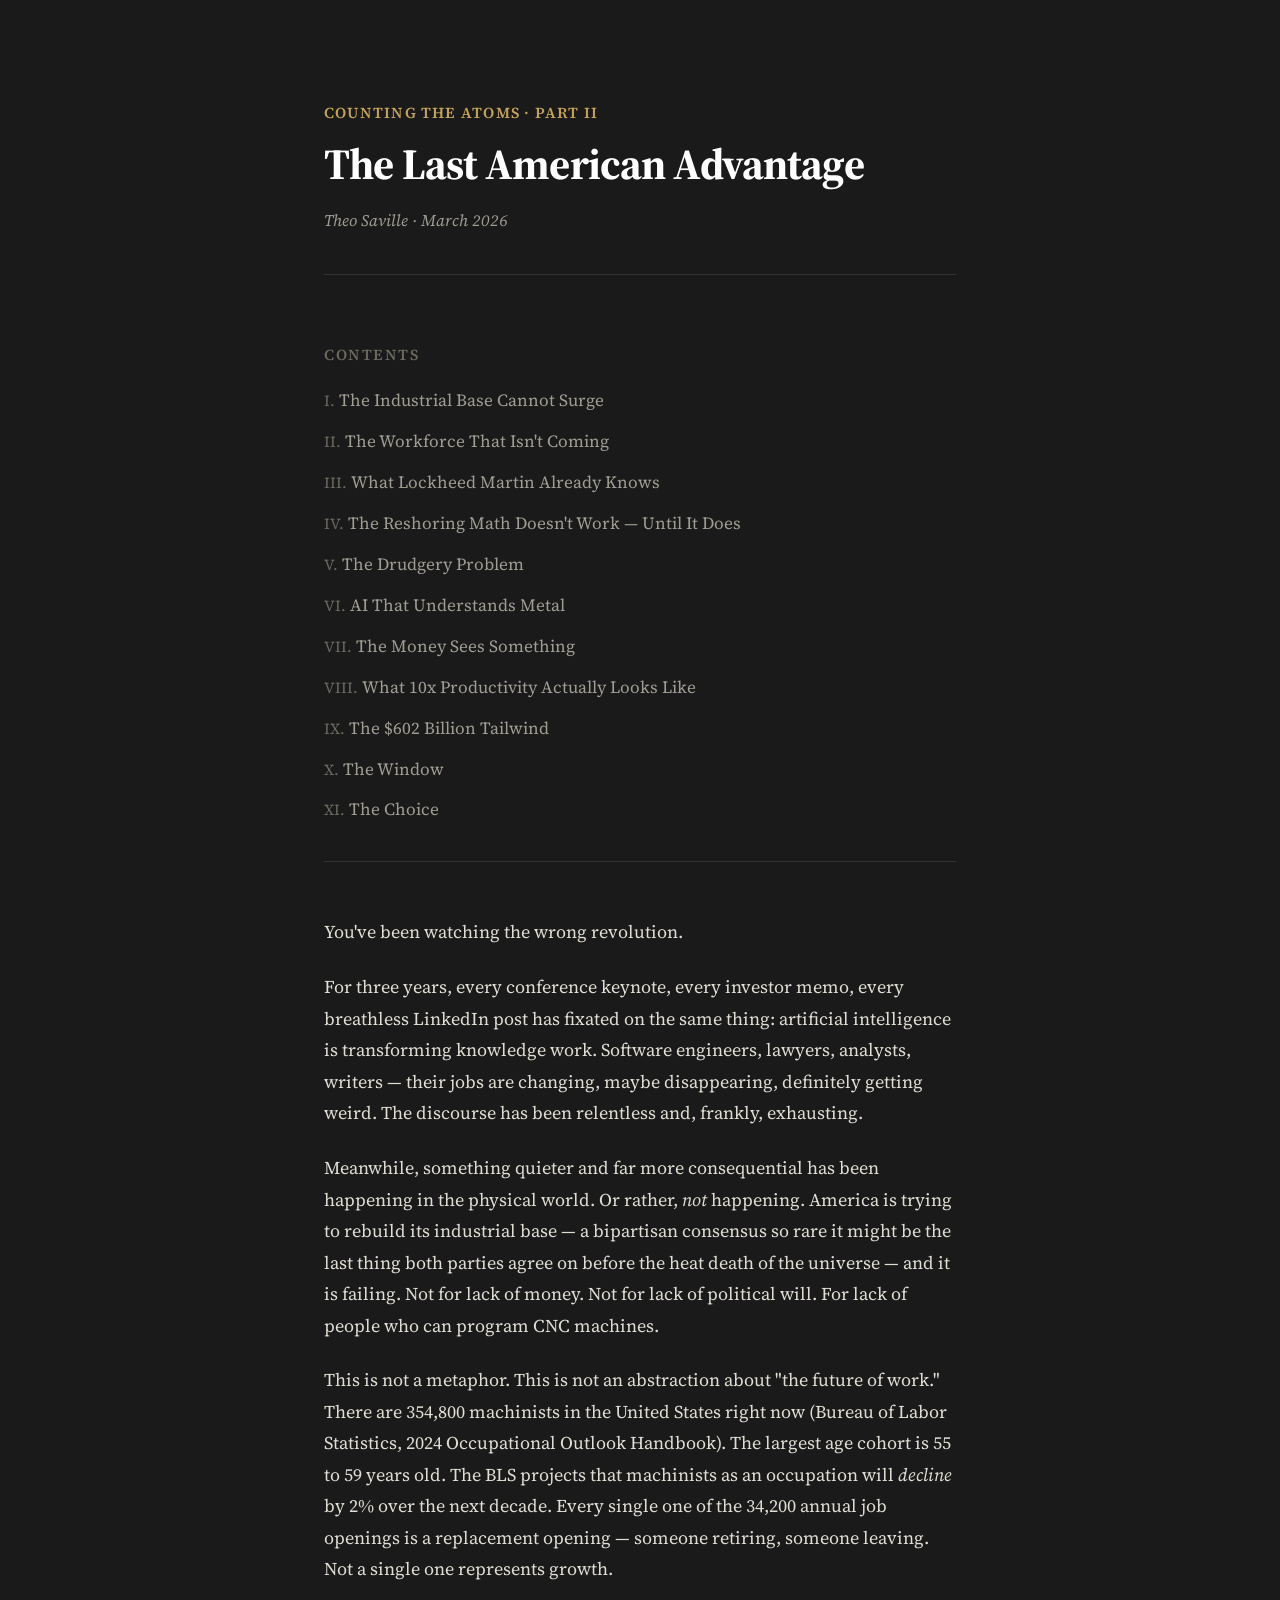
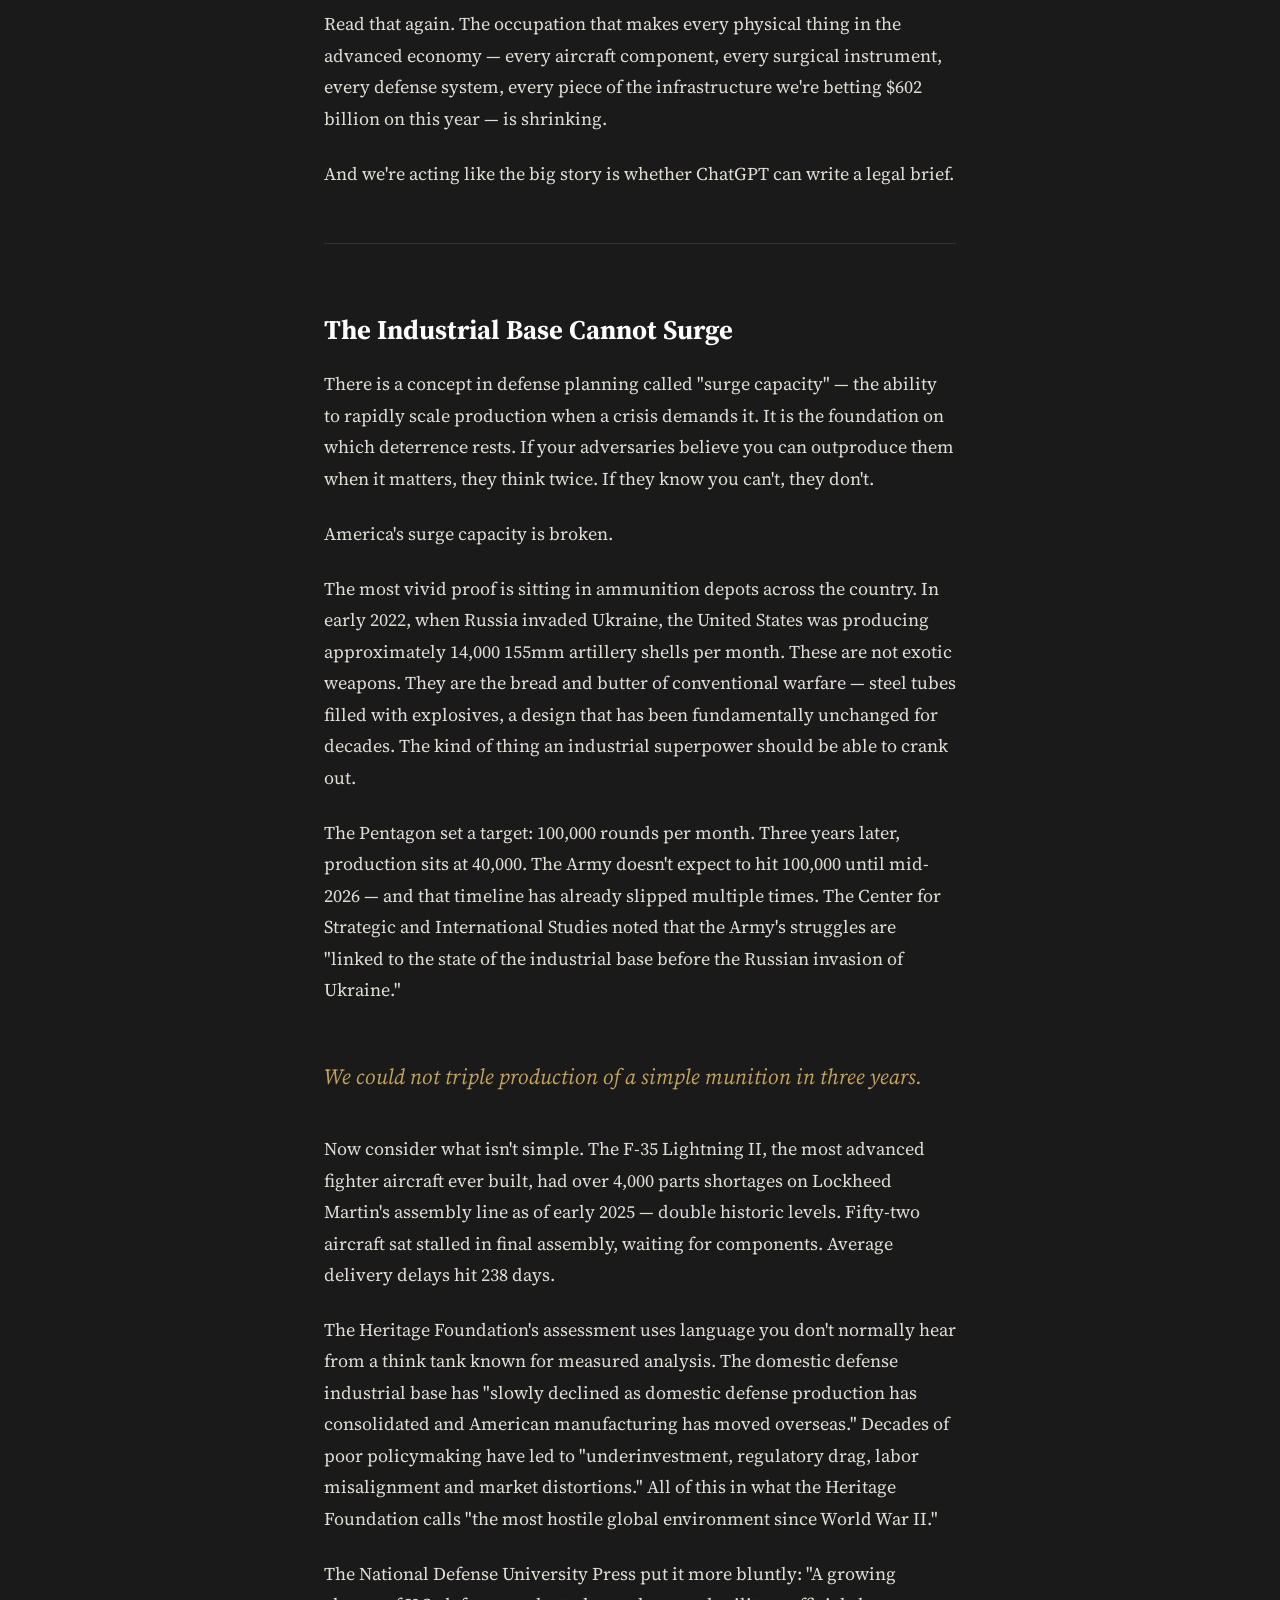
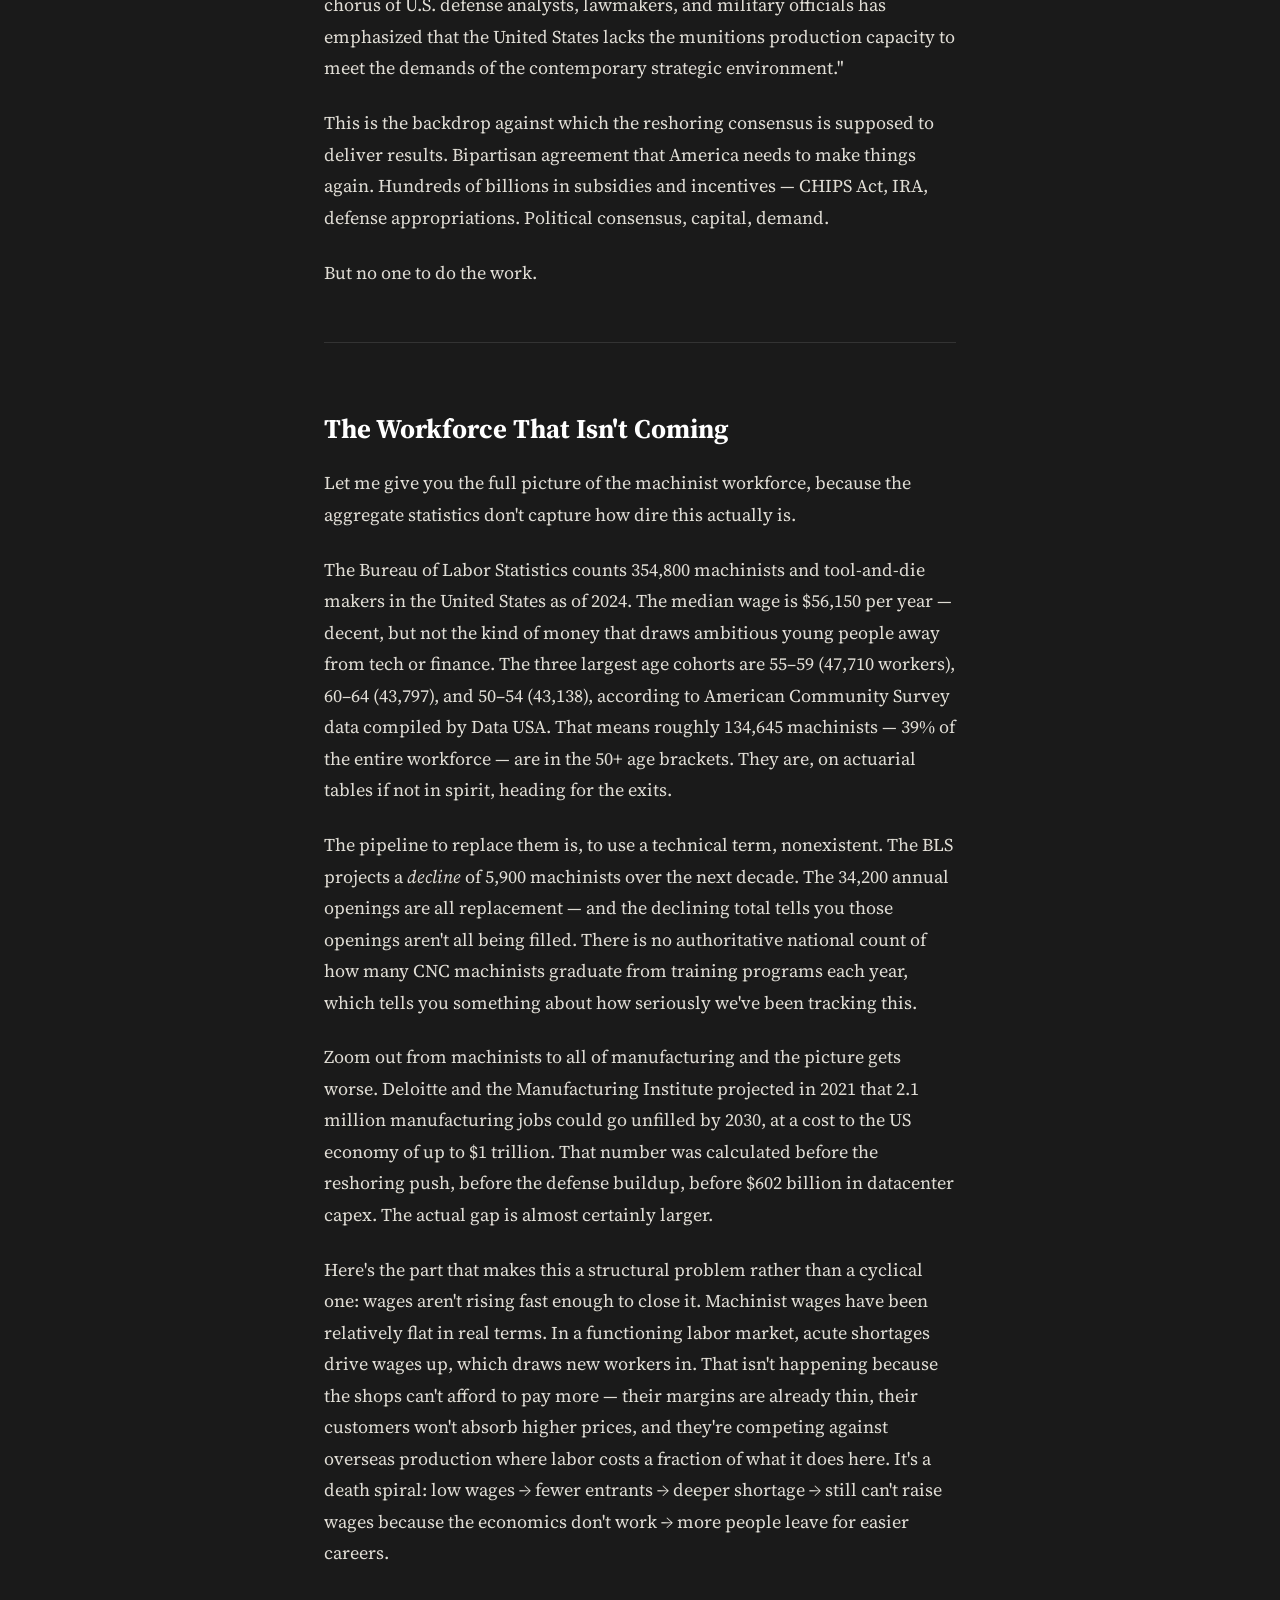
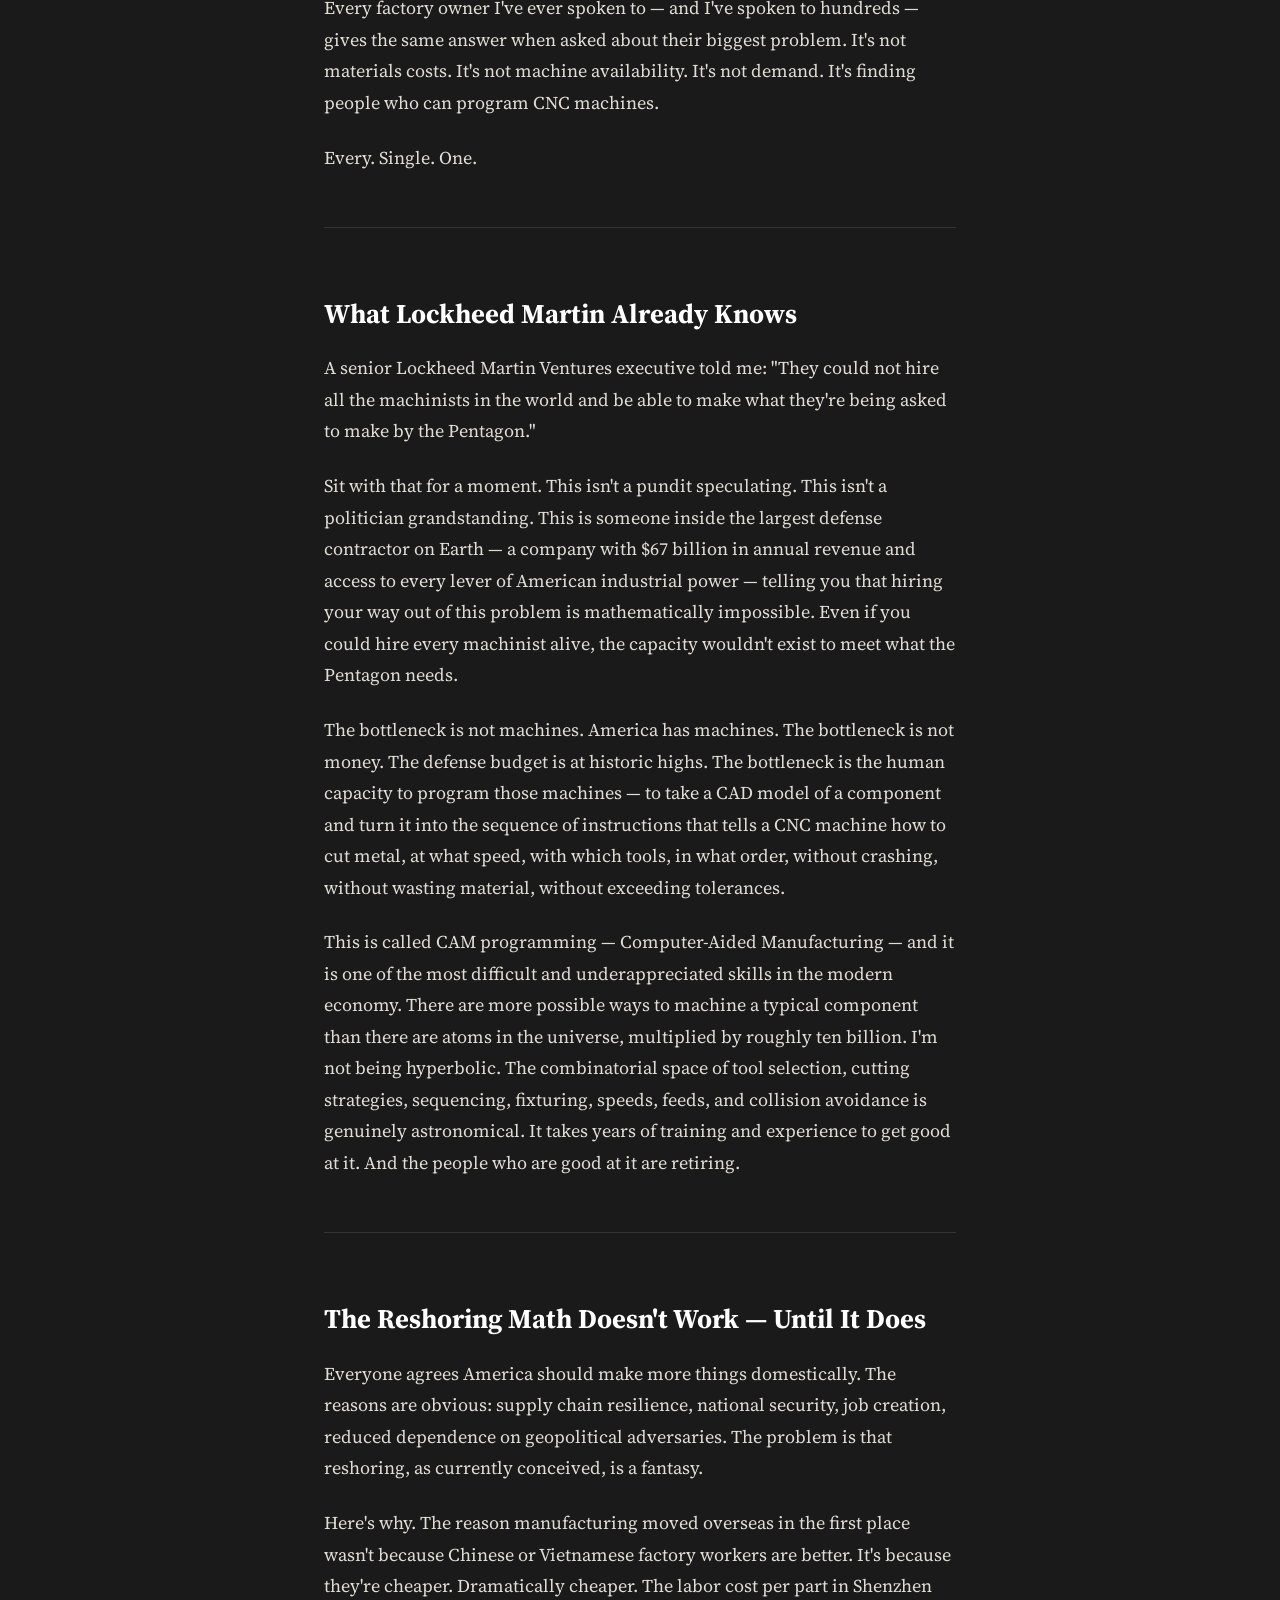
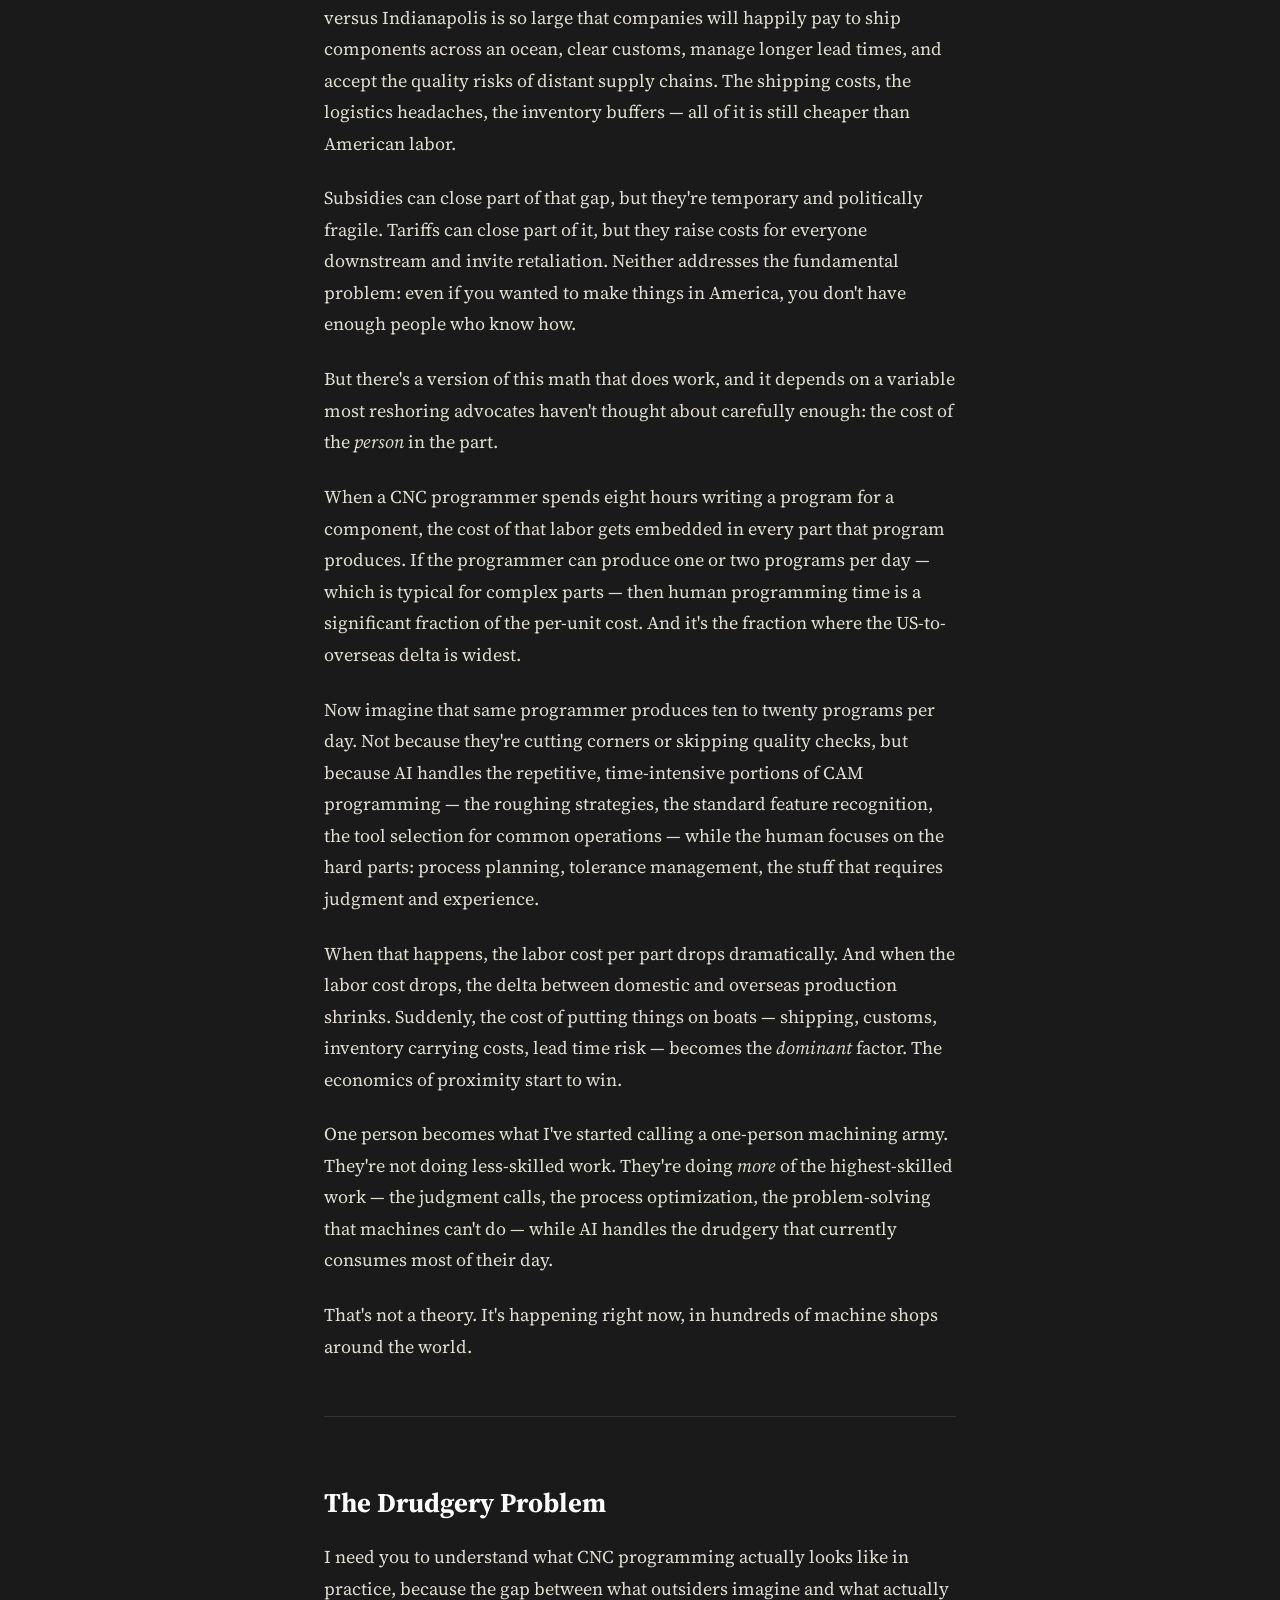
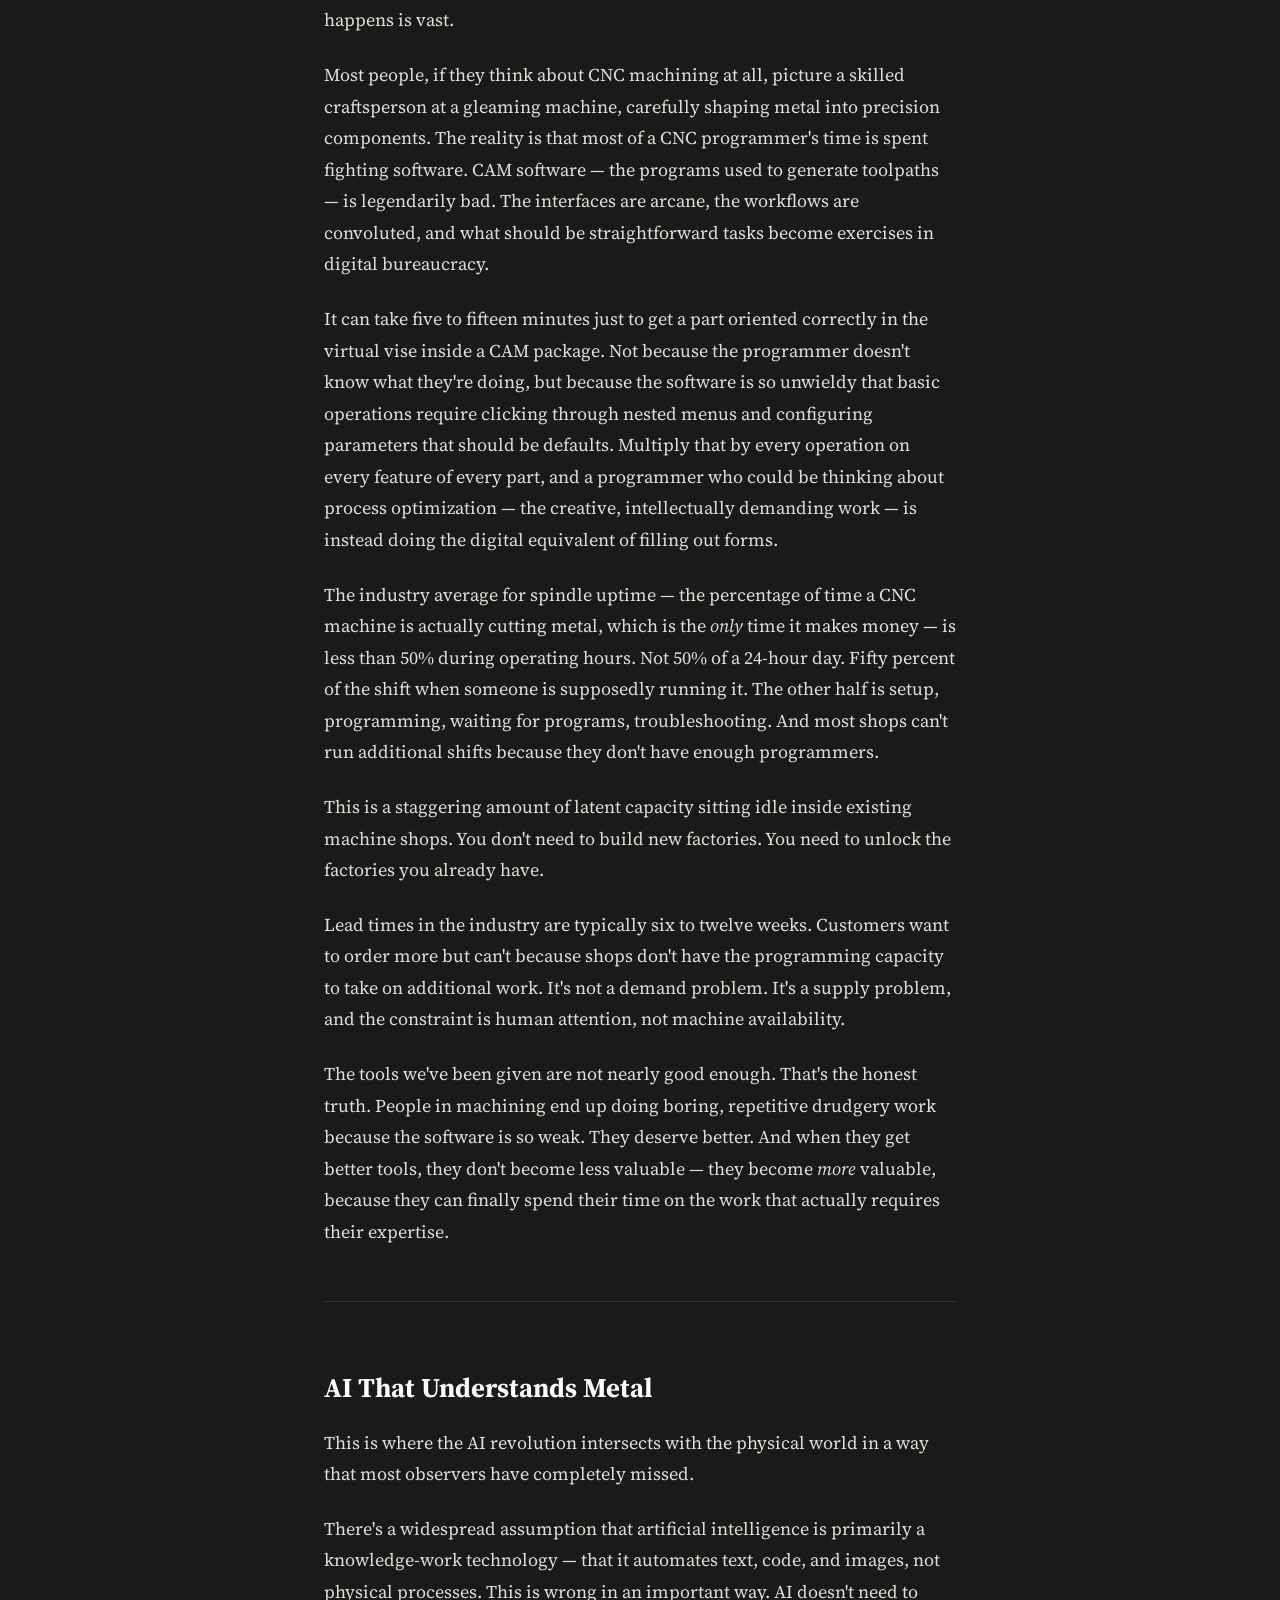
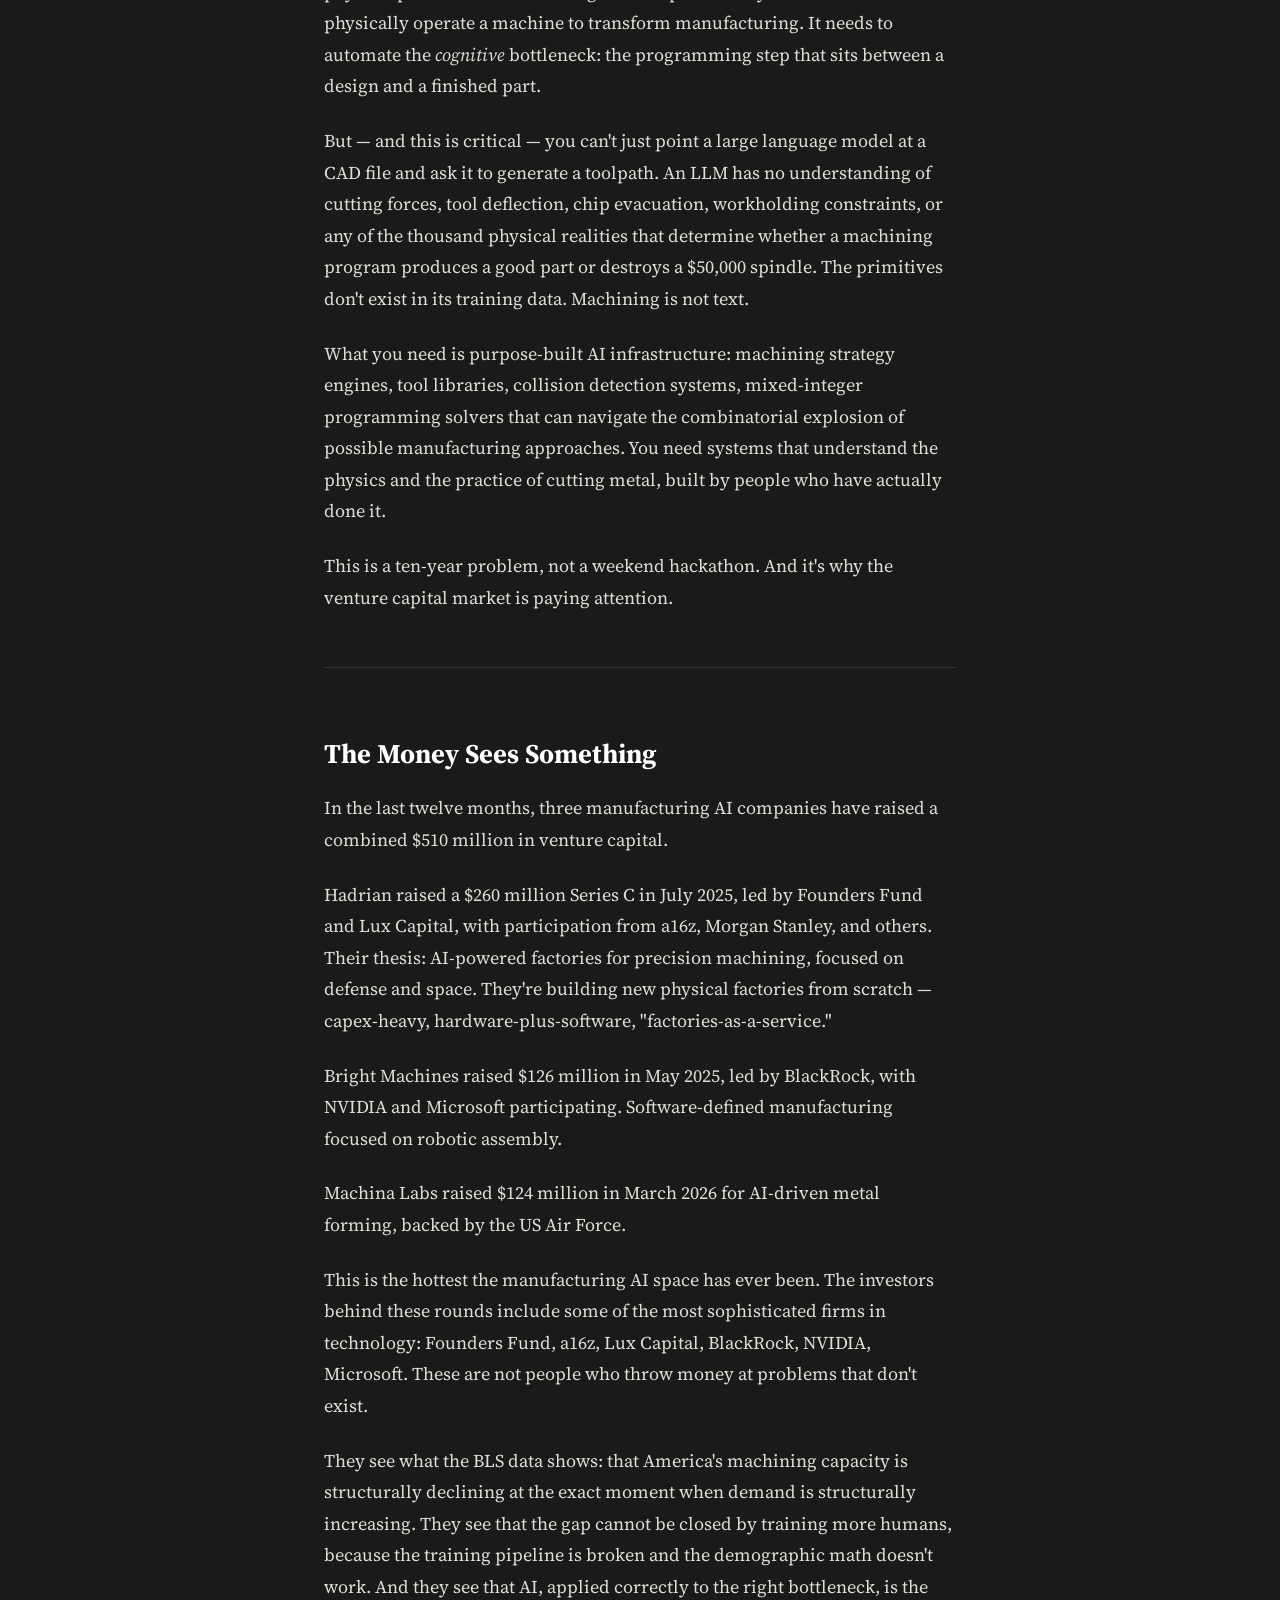
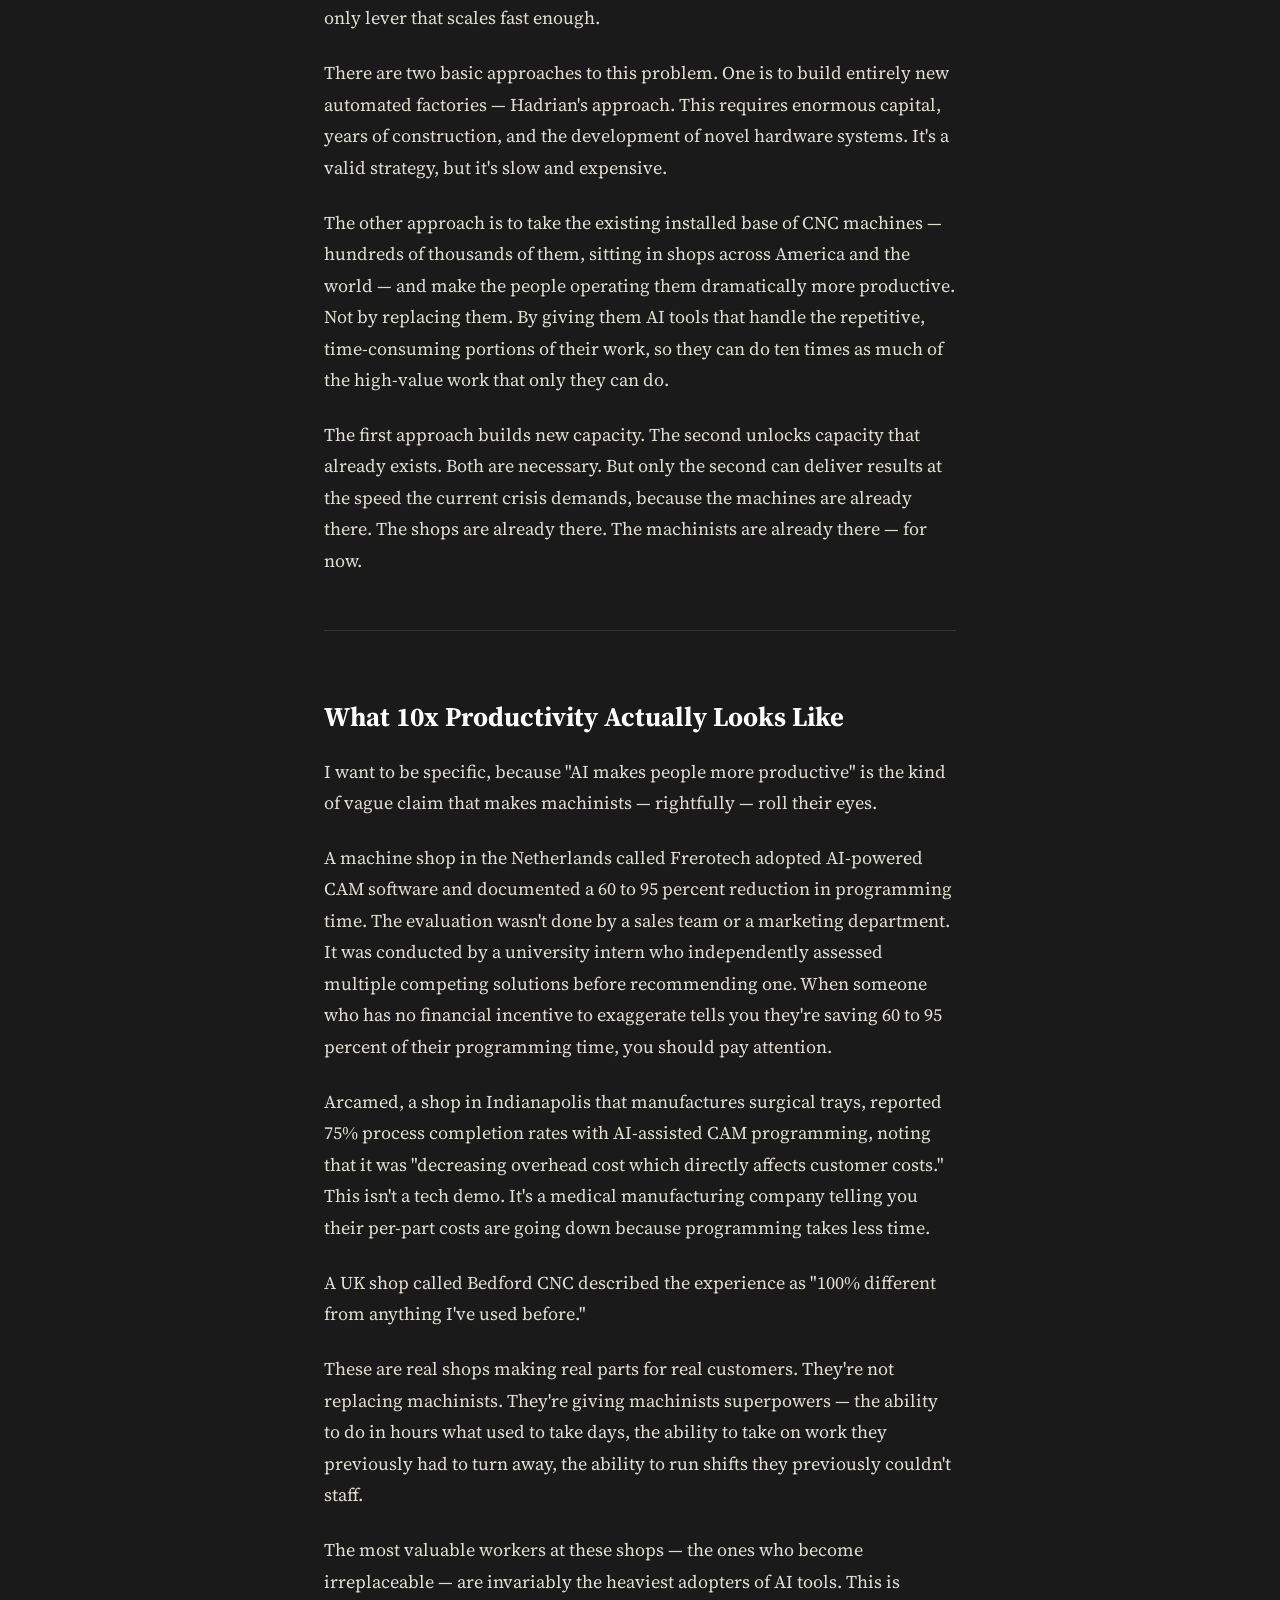
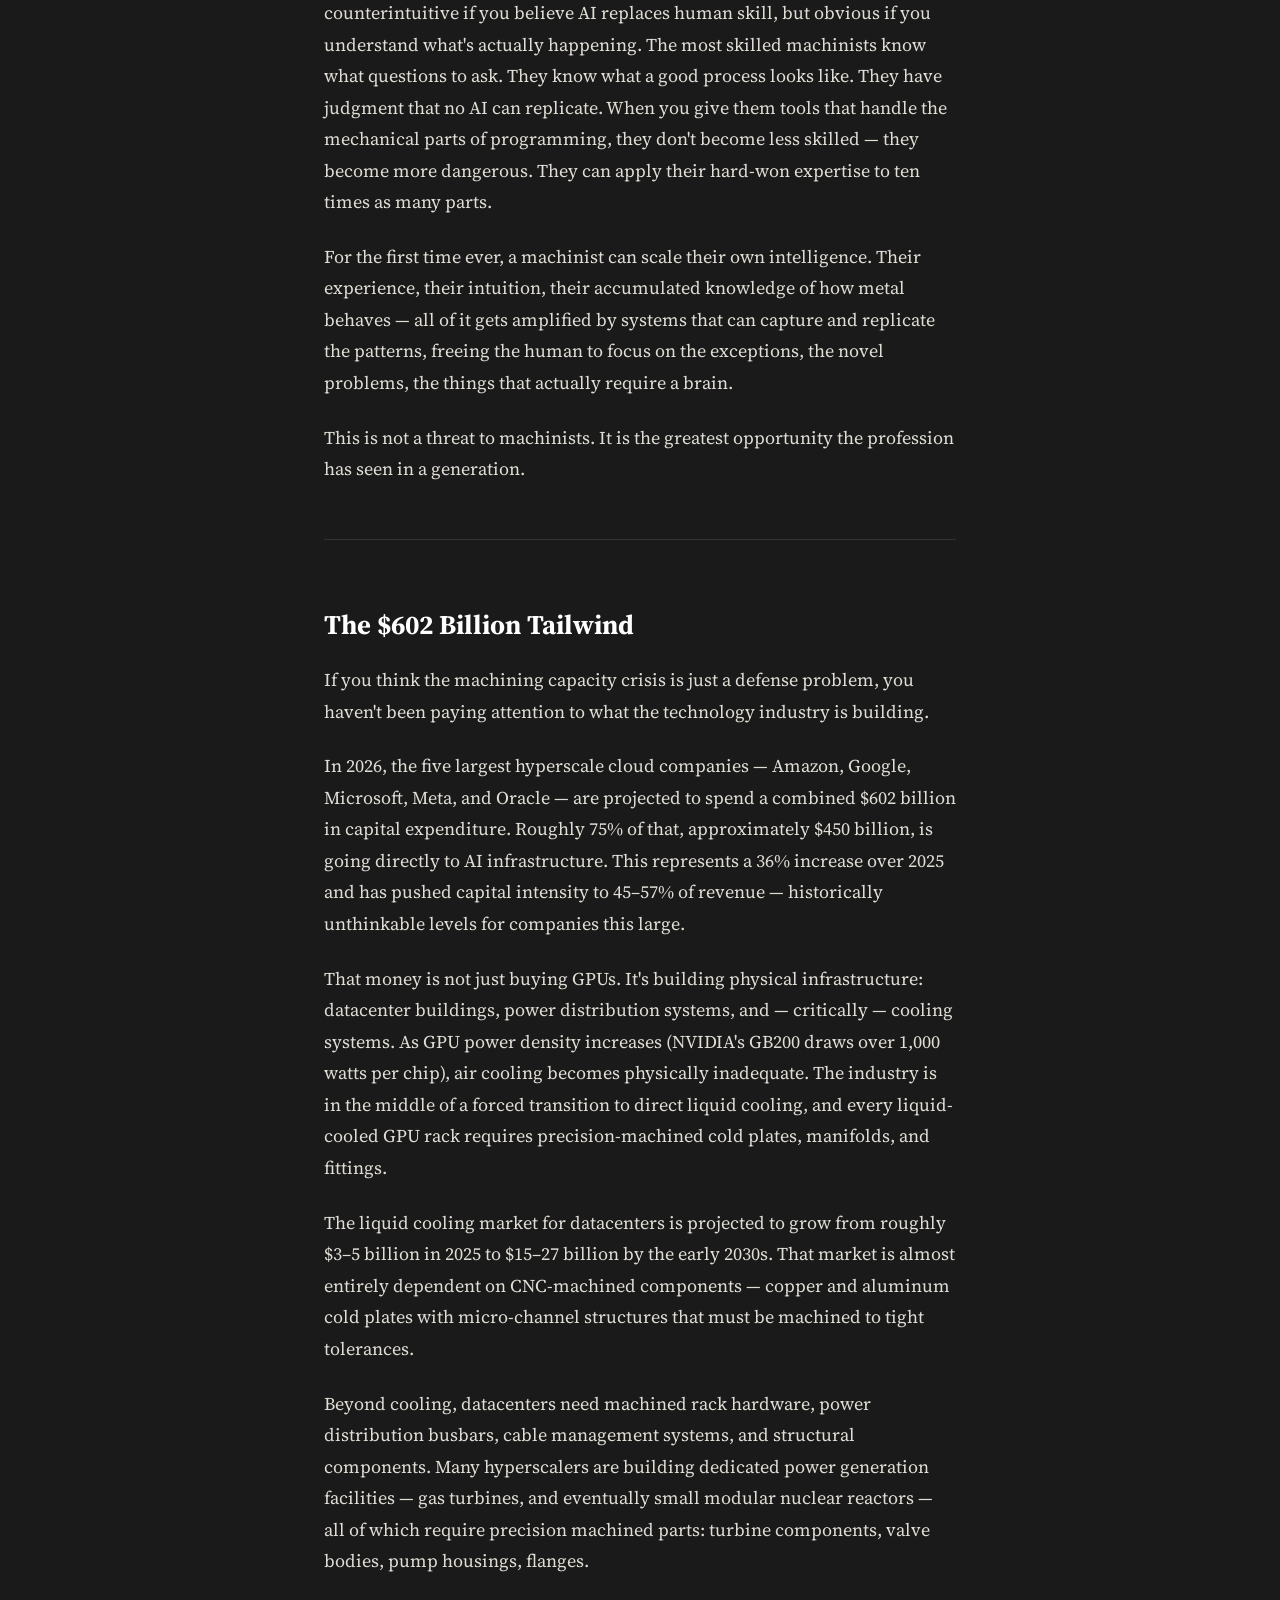
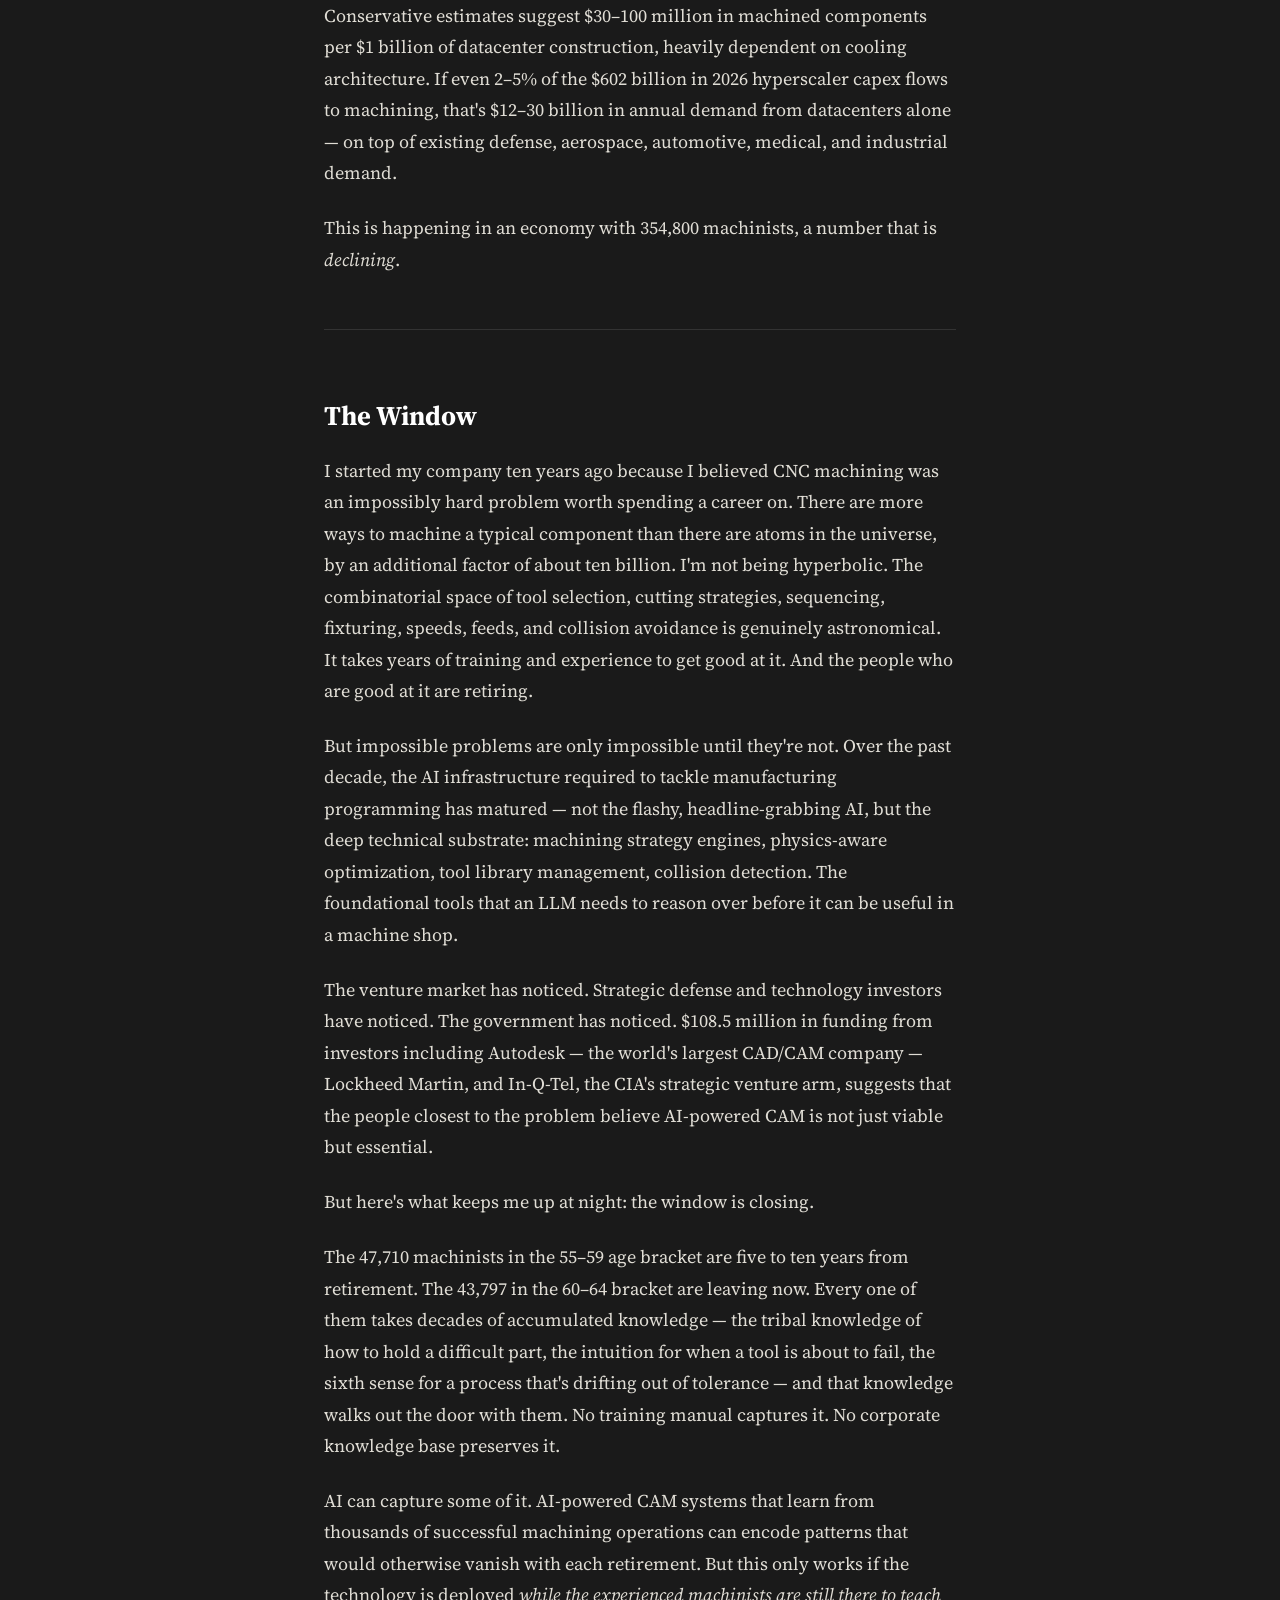
<file: part-2.html>
<!DOCTYPE html>
<html lang="en">
<head>
  <meta charset="UTF-8">
  <meta name="viewport" content="width=device-width, initial-scale=1.0">
  <title>The Last American Advantage — Counting the Atoms</title>
  <meta name="description" content="America's surge capacity is broken. The reshoring math doesn't work. Unless you change one variable that most people haven't thought about.">
  <meta property="og:title" content="The Last American Advantage">
  <meta property="og:description" content="America's surge capacity is broken. The reshoring math doesn't work. Unless you change one variable.">
  <meta property="og:type" content="article">
  <meta property="og:image" content="">
  <meta name="twitter:card" content="summary_large_image">
  <meta name="twitter:title" content="The Last American Advantage">
  <meta name="twitter:description" content="America's surge capacity is broken. The reshoring math doesn't work. Unless you change one variable.">
  <link rel="stylesheet" href="style.css">
</head>
<body>
  <div class="container">
    <header class="essay-header">
      <p class="series"><a href="index.html">Counting the Atoms</a> · Part II</p>
      <h1>The Last American Advantage</h1>
      <p class="meta">Theo Saville · March 2026</p>
    </header>

    <nav class="essay-toc">
      <h2>Contents</h2>
      <ol>
        <li><a href="#surge">The Industrial Base Cannot Surge</a></li>
        <li><a href="#workforce">The Workforce That Isn't Coming</a></li>
        <li><a href="#lockheed">What Lockheed Martin Already Knows</a></li>
        <li><a href="#reshoring">The Reshoring Math Doesn't Work — Until It Does</a></li>
        <li><a href="#drudgery">The Drudgery Problem</a></li>
        <li><a href="#ai-metal">AI That Understands Metal</a></li>
        <li><a href="#money">The Money Sees Something</a></li>
        <li><a href="#10x">What 10x Productivity Actually Looks Like</a></li>
        <li><a href="#tailwind">The $602 Billion Tailwind</a></li>
        <li><a href="#window">The Window</a></li>
        <li><a href="#choice">The Choice</a></li>
      </ol>
    </nav>

    <article class="essay-body">

      <p>You've been watching the wrong revolution.</p>

      <p>For three years, every conference keynote, every investor memo, every breathless LinkedIn post has fixated on the same thing: artificial intelligence is transforming knowledge work. Software engineers, lawyers, analysts, writers — their jobs are changing, maybe disappearing, definitely getting weird. The discourse has been relentless and, frankly, exhausting.</p>

      <p>Meanwhile, something quieter and far more consequential has been happening in the physical world. Or rather, <em>not</em> happening. America is trying to rebuild its industrial base — a bipartisan consensus so rare it might be the last thing both parties agree on before the heat death of the universe — and it is failing. Not for lack of money. Not for lack of political will. For lack of people who can program CNC machines.</p>

      <p>This is not a metaphor. This is not an abstraction about "the future of work." There are 354,800 machinists in the United States right now (Bureau of Labor Statistics, 2024 Occupational Outlook Handbook). The largest age cohort is 55 to 59 years old. The BLS projects that machinists as an occupation will <em>decline</em> by 2% over the next decade. Every single one of the 34,200 annual job openings is a replacement opening — someone retiring, someone leaving. Not a single one represents growth.</p>

      <p>Read that again. The occupation that makes every physical thing in the advanced economy — every aircraft component, every surgical instrument, every defense system, every piece of the infrastructure we're betting $602 billion on this year — is shrinking.</p>

      <p>And we're acting like the big story is whether ChatGPT can write a legal brief.</p>

      <hr>

      <h2 id="surge">The Industrial Base Cannot Surge</h2>

      <p>There is a concept in defense planning called "surge capacity" — the ability to rapidly scale production when a crisis demands it. It is the foundation on which deterrence rests. If your adversaries believe you can outproduce them when it matters, they think twice. If they know you can't, they don't.</p>

      <p>America's surge capacity is broken.</p>

      <p>The most vivid proof is sitting in ammunition depots across the country. In early 2022, when Russia invaded Ukraine, the United States was producing approximately 14,000 155mm artillery shells per month. These are not exotic weapons. They are the bread and butter of conventional warfare — steel tubes filled with explosives, a design that has been fundamentally unchanged for decades. The kind of thing an industrial superpower should be able to crank out.</p>

      <p>The Pentagon set a target: 100,000 rounds per month. Three years later, production sits at 40,000. The Army doesn't expect to hit 100,000 until mid-2026 — and that timeline has already slipped multiple times. The Center for Strategic and International Studies noted that the Army's struggles are "linked to the state of the industrial base before the Russian invasion of Ukraine."</p>

      <p class="pull-quote">We could not triple production of a simple munition in three years.</p>

      <p>Now consider what isn't simple. The F-35 Lightning II, the most advanced fighter aircraft ever built, had over 4,000 parts shortages on Lockheed Martin's assembly line as of early 2025 — double historic levels. Fifty-two aircraft sat stalled in final assembly, waiting for components. Average delivery delays hit 238 days.</p>

      <p>The Heritage Foundation's assessment uses language you don't normally hear from a think tank known for measured analysis. The domestic defense industrial base has "slowly declined as domestic defense production has consolidated and American manufacturing has moved overseas." Decades of poor policymaking have led to "underinvestment, regulatory drag, labor misalignment and market distortions." All of this in what the Heritage Foundation calls "the most hostile global environment since World War II."</p>

      <p>The National Defense University Press put it more bluntly: "A growing chorus of U.S. defense analysts, lawmakers, and military officials has emphasized that the United States lacks the munitions production capacity to meet the demands of the contemporary strategic environment."</p>

      <p>This is the backdrop against which the reshoring consensus is supposed to deliver results. Bipartisan agreement that America needs to make things again. Hundreds of billions in subsidies and incentives — CHIPS Act, IRA, defense appropriations. Political consensus, capital, demand.</p>

      <p>But no one to do the work.</p>

      <hr>

      <h2 id="workforce">The Workforce That Isn't Coming</h2>

      <p>Let me give you the full picture of the machinist workforce, because the aggregate statistics don't capture how dire this actually is.</p>

      <p>The Bureau of Labor Statistics counts 354,800 machinists and tool-and-die makers in the United States as of 2024. The median wage is $56,150 per year — decent, but not the kind of money that draws ambitious young people away from tech or finance. The three largest age cohorts are 55–59 (47,710 workers), 60–64 (43,797), and 50–54 (43,138), according to American Community Survey data compiled by Data USA. That means roughly 134,645 machinists — 39% of the entire workforce — are in the 50+ age brackets. They are, on actuarial tables if not in spirit, heading for the exits.</p>

      <p>The pipeline to replace them is, to use a technical term, nonexistent. The BLS projects a <em>decline</em> of 5,900 machinists over the next decade. The 34,200 annual openings are all replacement — and the declining total tells you those openings aren't all being filled. There is no authoritative national count of how many CNC machinists graduate from training programs each year, which tells you something about how seriously we've been tracking this.</p>

      <p>Zoom out from machinists to all of manufacturing and the picture gets worse. Deloitte and the Manufacturing Institute projected in 2021 that 2.1 million manufacturing jobs could go unfilled by 2030, at a cost to the US economy of up to $1 trillion. That number was calculated before the reshoring push, before the defense buildup, before $602 billion in datacenter capex. The actual gap is almost certainly larger.</p>

      <p>Here's the part that makes this a structural problem rather than a cyclical one: wages aren't rising fast enough to close it. Machinist wages have been relatively flat in real terms. In a functioning labor market, acute shortages drive wages up, which draws new workers in. That isn't happening because the shops can't afford to pay more — their margins are already thin, their customers won't absorb higher prices, and they're competing against overseas production where labor costs a fraction of what it does here. It's a death spiral: low wages → fewer entrants → deeper shortage → still can't raise wages because the economics don't work → more people leave for easier careers.</p>

      <p>Every factory owner I've ever spoken to — and I've spoken to hundreds — gives the same answer when asked about their biggest problem. It's not materials costs. It's not machine availability. It's not demand. It's finding people who can program CNC machines.</p>

      <p>Every. Single. One.</p>

      <hr>

      <h2 id="lockheed">What Lockheed Martin Already Knows</h2>

      <p>A senior Lockheed Martin Ventures executive told me: "They could not hire all the machinists in the world and be able to make what they're being asked to make by the Pentagon."</p>

      <p>Sit with that for a moment. This isn't a pundit speculating. This isn't a politician grandstanding. This is someone inside the largest defense contractor on Earth — a company with $67 billion in annual revenue and access to every lever of American industrial power — telling you that hiring your way out of this problem is mathematically impossible. Even if you could hire every machinist alive, the capacity wouldn't exist to meet what the Pentagon needs.</p>

      <p>The bottleneck is not machines. America has machines. The bottleneck is not money. The defense budget is at historic highs. The bottleneck is the human capacity to program those machines — to take a CAD model of a component and turn it into the sequence of instructions that tells a CNC machine how to cut metal, at what speed, with which tools, in what order, without crashing, without wasting material, without exceeding tolerances.</p>

      <p>This is called CAM programming — Computer-Aided Manufacturing — and it is one of the most difficult and underappreciated skills in the modern economy. There are more possible ways to machine a typical component than there are atoms in the universe, multiplied by roughly ten billion. I'm not being hyperbolic. The combinatorial space of tool selection, cutting strategies, sequencing, fixturing, speeds, feeds, and collision avoidance is genuinely astronomical. It takes years of training and experience to get good at it. And the people who are good at it are retiring.</p>

      <hr>

      <h2 id="reshoring">The Reshoring Math Doesn't Work — Until It Does</h2>

      <p>Everyone agrees America should make more things domestically. The reasons are obvious: supply chain resilience, national security, job creation, reduced dependence on geopolitical adversaries. The problem is that reshoring, as currently conceived, is a fantasy.</p>

      <p>Here's why. The reason manufacturing moved overseas in the first place wasn't because Chinese or Vietnamese factory workers are better. It's because they're cheaper. Dramatically cheaper. The labor cost per part in Shenzhen versus Indianapolis is so large that companies will happily pay to ship components across an ocean, clear customs, manage longer lead times, and accept the quality risks of distant supply chains. The shipping costs, the logistics headaches, the inventory buffers — all of it is still cheaper than American labor.</p>

      <p>Subsidies can close part of that gap, but they're temporary and politically fragile. Tariffs can close part of it, but they raise costs for everyone downstream and invite retaliation. Neither addresses the fundamental problem: even if you wanted to make things in America, you don't have enough people who know how.</p>

      <p>But there's a version of this math that does work, and it depends on a variable most reshoring advocates haven't thought about carefully enough: the cost of the <em>person</em> in the part.</p>

      <p>When a CNC programmer spends eight hours writing a program for a component, the cost of that labor gets embedded in every part that program produces. If the programmer can produce one or two programs per day — which is typical for complex parts — then human programming time is a significant fraction of the per-unit cost. And it's the fraction where the US-to-overseas delta is widest.</p>

      <p>Now imagine that same programmer produces ten to twenty programs per day. Not because they're cutting corners or skipping quality checks, but because AI handles the repetitive, time-intensive portions of CAM programming — the roughing strategies, the standard feature recognition, the tool selection for common operations — while the human focuses on the hard parts: process planning, tolerance management, the stuff that requires judgment and experience.</p>

      <p>When that happens, the labor cost per part drops dramatically. And when the labor cost drops, the delta between domestic and overseas production shrinks. Suddenly, the cost of putting things on boats — shipping, customs, inventory carrying costs, lead time risk — becomes the <em>dominant</em> factor. The economics of proximity start to win.</p>

      <p>One person becomes what I've started calling a one-person machining army. They're not doing less-skilled work. They're doing <em>more</em> of the highest-skilled work — the judgment calls, the process optimization, the problem-solving that machines can't do — while AI handles the drudgery that currently consumes most of their day.</p>

      <p>That's not a theory. It's happening right now, in hundreds of machine shops around the world.</p>

      <hr>

      <h2 id="drudgery">The Drudgery Problem</h2>

      <p>I need you to understand what CNC programming actually looks like in practice, because the gap between what outsiders imagine and what actually happens is vast.</p>

      <p>Most people, if they think about CNC machining at all, picture a skilled craftsperson at a gleaming machine, carefully shaping metal into precision components. The reality is that most of a CNC programmer's time is spent fighting software. CAM software — the programs used to generate toolpaths — is legendarily bad. The interfaces are arcane, the workflows are convoluted, and what should be straightforward tasks become exercises in digital bureaucracy.</p>

      <p>It can take five to fifteen minutes just to get a part oriented correctly in the virtual vise inside a CAM package. Not because the programmer doesn't know what they're doing, but because the software is so unwieldy that basic operations require clicking through nested menus and configuring parameters that should be defaults. Multiply that by every operation on every feature of every part, and a programmer who could be thinking about process optimization — the creative, intellectually demanding work — is instead doing the digital equivalent of filling out forms.</p>

      <p>The industry average for spindle uptime — the percentage of time a CNC machine is actually cutting metal, which is the <em>only</em> time it makes money — is less than 50% during operating hours. Not 50% of a 24-hour day. Fifty percent of the shift when someone is supposedly running it. The other half is setup, programming, waiting for programs, troubleshooting. And most shops can't run additional shifts because they don't have enough programmers.</p>

      <p>This is a staggering amount of latent capacity sitting idle inside existing machine shops. You don't need to build new factories. You need to unlock the factories you already have.</p>

      <p>Lead times in the industry are typically six to twelve weeks. Customers want to order more but can't because shops don't have the programming capacity to take on additional work. It's not a demand problem. It's a supply problem, and the constraint is human attention, not machine availability.</p>

      <p>The tools we've been given are not nearly good enough. That's the honest truth. People in machining end up doing boring, repetitive drudgery work because the software is so weak. They deserve better. And when they get better tools, they don't become less valuable — they become <em>more</em> valuable, because they can finally spend their time on the work that actually requires their expertise.</p>

      <hr>

      <h2 id="ai-metal">AI That Understands Metal</h2>

      <p>This is where the AI revolution intersects with the physical world in a way that most observers have completely missed.</p>

      <p>There's a widespread assumption that artificial intelligence is primarily a knowledge-work technology — that it automates text, code, and images, not physical processes. This is wrong in an important way. AI doesn't need to physically operate a machine to transform manufacturing. It needs to automate the <em>cognitive</em> bottleneck: the programming step that sits between a design and a finished part.</p>

      <p>But — and this is critical — you can't just point a large language model at a CAD file and ask it to generate a toolpath. An LLM has no understanding of cutting forces, tool deflection, chip evacuation, workholding constraints, or any of the thousand physical realities that determine whether a machining program produces a good part or destroys a $50,000 spindle. The primitives don't exist in its training data. Machining is not text.</p>

      <p>What you need is purpose-built AI infrastructure: machining strategy engines, tool libraries, collision detection systems, mixed-integer programming solvers that can navigate the combinatorial explosion of possible manufacturing approaches. You need systems that understand the physics and the practice of cutting metal, built by people who have actually done it.</p>

      <p>This is a ten-year problem, not a weekend hackathon. And it's why the venture capital market is paying attention.</p>

      <hr>

      <h2 id="money">The Money Sees Something</h2>

      <p>In the last twelve months, three manufacturing AI companies have raised a combined $510 million in venture capital.</p>

      <p>Hadrian raised a $260 million Series C in July 2025, led by Founders Fund and Lux Capital, with participation from a16z, Morgan Stanley, and others. Their thesis: AI-powered factories for precision machining, focused on defense and space. They're building new physical factories from scratch — capex-heavy, hardware-plus-software, "factories-as-a-service."</p>

      <p>Bright Machines raised $126 million in May 2025, led by BlackRock, with NVIDIA and Microsoft participating. Software-defined manufacturing focused on robotic assembly.</p>

      <p>Machina Labs raised $124 million in March 2026 for AI-driven metal forming, backed by the US Air Force.</p>

      <p>This is the hottest the manufacturing AI space has ever been. The investors behind these rounds include some of the most sophisticated firms in technology: Founders Fund, a16z, Lux Capital, BlackRock, NVIDIA, Microsoft. These are not people who throw money at problems that don't exist.</p>

      <p>They see what the BLS data shows: that America's machining capacity is structurally declining at the exact moment when demand is structurally increasing. They see that the gap cannot be closed by training more humans, because the training pipeline is broken and the demographic math doesn't work. And they see that AI, applied correctly to the right bottleneck, is the only lever that scales fast enough.</p>

      <p>There are two basic approaches to this problem. One is to build entirely new automated factories — Hadrian's approach. This requires enormous capital, years of construction, and the development of novel hardware systems. It's a valid strategy, but it's slow and expensive.</p>

      <p>The other approach is to take the existing installed base of CNC machines — hundreds of thousands of them, sitting in shops across America and the world — and make the people operating them dramatically more productive. Not by replacing them. By giving them AI tools that handle the repetitive, time-consuming portions of their work, so they can do ten times as much of the high-value work that only they can do.</p>

      <p>The first approach builds new capacity. The second unlocks capacity that already exists. Both are necessary. But only the second can deliver results at the speed the current crisis demands, because the machines are already there. The shops are already there. The machinists are already there — for now.</p>

      <hr>

      <h2 id="10x">What 10x Productivity Actually Looks Like</h2>

      <p>I want to be specific, because "AI makes people more productive" is the kind of vague claim that makes machinists — rightfully — roll their eyes.</p>

      <p>A machine shop in the Netherlands called Frerotech adopted AI-powered CAM software and documented a 60 to 95 percent reduction in programming time. The evaluation wasn't done by a sales team or a marketing department. It was conducted by a university intern who independently assessed multiple competing solutions before recommending one. When someone who has no financial incentive to exaggerate tells you they're saving 60 to 95 percent of their programming time, you should pay attention.</p>

      <p>Arcamed, a shop in Indianapolis that manufactures surgical trays, reported 75% process completion rates with AI-assisted CAM programming, noting that it was "decreasing overhead cost which directly affects customer costs." This isn't a tech demo. It's a medical manufacturing company telling you their per-part costs are going down because programming takes less time.</p>

      <p>A UK shop called Bedford CNC described the experience as "100% different from anything I've used before."</p>

      <p>These are real shops making real parts for real customers. They're not replacing machinists. They're giving machinists superpowers — the ability to do in hours what used to take days, the ability to take on work they previously had to turn away, the ability to run shifts they previously couldn't staff.</p>

      <p>The most valuable workers at these shops — the ones who become irreplaceable — are invariably the heaviest adopters of AI tools. This is counterintuitive if you believe AI replaces human skill, but obvious if you understand what's actually happening. The most skilled machinists know what questions to ask. They know what a good process looks like. They have judgment that no AI can replicate. When you give them tools that handle the mechanical parts of programming, they don't become less skilled — they become more dangerous. They can apply their hard-won expertise to ten times as many parts.</p>

      <p>For the first time ever, a machinist can scale their own intelligence. Their experience, their intuition, their accumulated knowledge of how metal behaves — all of it gets amplified by systems that can capture and replicate the patterns, freeing the human to focus on the exceptions, the novel problems, the things that actually require a brain.</p>

      <p>This is not a threat to machinists. It is the greatest opportunity the profession has seen in a generation.</p>

      <hr>

      <h2 id="tailwind">The $602 Billion Tailwind</h2>

      <p>If you think the machining capacity crisis is just a defense problem, you haven't been paying attention to what the technology industry is building.</p>

      <p>In 2026, the five largest hyperscale cloud companies — Amazon, Google, Microsoft, Meta, and Oracle — are projected to spend a combined $602 billion in capital expenditure. Roughly 75% of that, approximately $450 billion, is going directly to AI infrastructure. This represents a 36% increase over 2025 and has pushed capital intensity to 45–57% of revenue — historically unthinkable levels for companies this large.</p>

      <p>That money is not just buying GPUs. It's building physical infrastructure: datacenter buildings, power distribution systems, and — critically — cooling systems. As GPU power density increases (NVIDIA's GB200 draws over 1,000 watts per chip), air cooling becomes physically inadequate. The industry is in the middle of a forced transition to direct liquid cooling, and every liquid-cooled GPU rack requires precision-machined cold plates, manifolds, and fittings.</p>

      <p>The liquid cooling market for datacenters is projected to grow from roughly $3–5 billion in 2025 to $15–27 billion by the early 2030s. That market is almost entirely dependent on CNC-machined components — copper and aluminum cold plates with micro-channel structures that must be machined to tight tolerances.</p>

      <p>Beyond cooling, datacenters need machined rack hardware, power distribution busbars, cable management systems, and structural components. Many hyperscalers are building dedicated power generation facilities — gas turbines, and eventually small modular nuclear reactors — all of which require precision machined parts: turbine components, valve bodies, pump housings, flanges.</p>

      <p>Conservative estimates suggest $30–100 million in machined components per $1 billion of datacenter construction, heavily dependent on cooling architecture. If even 2–5% of the $602 billion in 2026 hyperscaler capex flows to machining, that's $12–30 billion in annual demand from datacenters alone — on top of existing defense, aerospace, automotive, medical, and industrial demand.</p>

      <p>This is happening in an economy with 354,800 machinists, a number that is <em>declining</em>.</p>

      <hr>

      <h2 id="window">The Window</h2>

      <p>I started my company ten years ago because I believed CNC machining was an impossibly hard problem worth spending a career on. There are more ways to machine a typical component than there are atoms in the universe, by an additional factor of about ten billion. I'm not being hyperbolic. The combinatorial space of tool selection, cutting strategies, sequencing, fixturing, speeds, feeds, and collision avoidance is genuinely astronomical. It takes years of training and experience to get good at it. And the people who are good at it are retiring.</p>

      <p>But impossible problems are only impossible until they're not. Over the past decade, the AI infrastructure required to tackle manufacturing programming has matured — not the flashy, headline-grabbing AI, but the deep technical substrate: machining strategy engines, physics-aware optimization, tool library management, collision detection. The foundational tools that an LLM needs to reason over before it can be useful in a machine shop.</p>

      <p>The venture market has noticed. Strategic defense and technology investors have noticed. The government has noticed. $108.5 million in funding from investors including Autodesk — the world's largest CAD/CAM company — Lockheed Martin, and In-Q-Tel, the CIA's strategic venture arm, suggests that the people closest to the problem believe AI-powered CAM is not just viable but essential.</p>

      <p>But here's what keeps me up at night: the window is closing.</p>

      <p>The 47,710 machinists in the 55–59 age bracket are five to ten years from retirement. The 43,797 in the 60–64 bracket are leaving now. Every one of them takes decades of accumulated knowledge — the tribal knowledge of how to hold a difficult part, the intuition for when a tool is about to fail, the sixth sense for a process that's drifting out of tolerance — and that knowledge walks out the door with them. No training manual captures it. No corporate knowledge base preserves it.</p>

      <p>AI can capture some of it. AI-powered CAM systems that learn from thousands of successful machining operations can encode patterns that would otherwise vanish with each retirement. But this only works if the technology is deployed <em>while the experienced machinists are still there to teach it</em>. Once they're gone, the knowledge is gone. We're not just racing against a labor shortage. We're racing against an <em>information loss</em> event.</p>

      <p>The Deloitte projection of 2.1 million unfilled manufacturing jobs by 2030 was published in 2021. It's 2026. We're more than halfway to the deadline and the gap has gotten worse, not better. The BLS outlook is negative. The training pipeline is inadequate. The wage dynamics are stuck in a structural trap.</p>

      <p>The reshoring consensus — the one area of genuine bipartisan agreement in an era of political paralysis — depends on something that physically cannot happen without a force multiplier. You cannot reshore manufacturing to a country that is losing machinists. You cannot rebuild a defense industrial base that can't surge because it can't staff. You cannot spend $602 billion on AI infrastructure without dramatically increasing demand for the precision machining that infrastructure requires.</p>

      <p>AI-powered manufacturing is not a nice-to-have. It is not a "digital transformation initiative" for some future strategic planning cycle. It is the load-bearing wall of every major economic and security initiative America is currently pursuing.</p>

      <p>And the workforce that holds it all together is retiring.</p>

      <hr>

      <h2 id="choice">The Choice</h2>

      <p>There are 354,800 people standing between the United States and industrial irrelevance. They are overwhelmingly male, disproportionately over 50, skilled beyond what most Americans can imagine, and they are not being replaced.</p>

      <p>The conventional response to this — more training programs, higher wages, better marketing of manufacturing careers — is correct but insufficient. All of those things should happen. We should pay machinists more. We should fix apprenticeship programs that still teach G-code with pencils when they should be teaching AI-assisted CAM from day one. We should tell young people that CNC machining is one of the best career choices they could make: intellectually demanding, physically engaging, increasingly enhanced by technology, and desperately needed.</p>

      <p>But the timeline doesn't bend. The demographic curve doesn't negotiate. The 2.1 million job gap by 2030 is not going to be closed by training programs that take years to produce graduates, for an occupation that takes years more to master. The math simply doesn't work.</p>

      <p>What does work is making each machinist dramatically more productive. Not by working them harder — they're already working hard. Not by cutting corners on quality — the tolerances exist for a reason. By giving them tools that handle the repetitive, time-consuming, cognitively mundane portions of their work, so they can apply their irreplaceable expertise to more parts, more processes, more challenges.</p>

      <p>A machinist who programs one part a day becomes a machinist who programs ten. A shop that turns away work becomes a shop that takes on everything that comes through the door. A defense contractor that can't find enough machinists discovers that the machinists it has can now cover the gap.</p>

      <p>This is the last American advantage that matters: not that we have the most machinists — we don't. Not that we have the most machines — China leads there. Not that we have the cheapest labor — we never will. The advantage is that we are building the AI that turns each of our machinists into a one-person army, and that we are doing it while the generation that carries the knowledge is still here to encode it.</p>

      <p>But "while they're still here" has an expiration date. The largest cohort of American machinists turns 60 this decade. The clock is running. The knowledge is perishable. The window is real.</p>

      <p>Every year we delay deploying AI-powered manufacturing tools at scale is a year of irreplaceable expertise that walks out the door and doesn't come back. Every factory that waits for the "next version" or the "proven solution" is a factory whose best programmer is one retirement dinner away from crisis.</p>

      <p>The money is flowing. The technology exists. The political will is there. The only question is whether we move fast enough.</p>

      <p>For America's industrial base, for its defense capacity, for the reshoring dream that both parties say they believe in — fast enough means now. Not next quarter. Not after the next strategic review. Now.</p>

      <p>The machinists aren't waiting for us to figure this out. They're just getting older.</p>

    </article>

    <section class="sources">
      <h2>Sources &amp; Data</h2>
      <ul>
        <li>Bureau of Labor Statistics, Occupational Outlook Handbook: Machinists and Tool and Die Makers (2024)</li>
        <li>Data USA / American Community Survey 2023: Machinist workforce age demographics</li>
        <li>CreditSights / IEEE ComSoc (Dec 2025): Hyperscaler capex projections ($602B)</li>
        <li>Deloitte &amp; The Manufacturing Institute (2021): 2.1M manufacturing jobs gap</li>
        <li>MarketsAndMarkets, GMInsights, IndustryARC: Datacenter liquid cooling market projections</li>
        <li>Heritage Foundation (2025): US Defense Industrial Base assessment</li>
        <li>GAO Report GAO-24-106909: F-35 parts shortages and delivery delays</li>
        <li>Breaking Defense, National Defense Magazine: 155mm shell production data</li>
        <li>Pentagon National Defense Industrial Strategy (Jan 2024)</li>
        <li>National Defense University Press (Dec 2025)</li>
        <li>CNBC, TechCrunch: Hadrian $260M Series C (July 2025)</li>
        <li>Bright Machines press release: $126M raise (May 2025)</li>
        <li>LA Times: Machina Labs $124M raise (March 2026)</li>
      </ul>
    </section>

    <div class="author-bio">
      Theo Saville is the CEO &amp; Co-Founder of CloudNC. He has spent 10 years building AI for CNC manufacturing, holds an MEng in Manufacturing &amp; Mechanical Engineering from the University of Warwick, and has made parts on CNC machines with his own hands. CloudNC has raised $108.5 million from investors including Autodesk, Lockheed Martin, and In-Q-Tel.
    </div>

    <nav class="essay-nav">
      <a href="part-1.html">← Part I: Funding the Bits</a>
      <a href="index.html">Home</a>
    </nav>

    <footer class="site-footer">
      &copy; 2026 Theo Saville
    </footer>
  </div>
</body>
</html>
</file>
<file: style.css>
/* Counting the Atoms — Style Sheet */
/* Leopold-style: dark, serif, long-form reading */

@import url('https://fonts.googleapis.com/css2?family=Source+Serif+4:ital,opsz,wght@0,8..60,300;0,8..60,400;0,8..60,600;0,8..60,700;1,8..60,300;1,8..60,400&display=swap');

*, *::before, *::after {
  box-sizing: border-box;
  margin: 0;
  padding: 0;
}

:root {
  --bg: #1a1a1a;
  --bg-surface: #222;
  --text: #e0ddd5;
  --text-muted: #a09d94;
  --text-dim: #6b6860;
  --accent: #c4a35a;
  --accent-hover: #d4b86a;
  --link: #c4a35a;
  --border: #333;
  --max-width: 680px;
}

html {
  font-size: 18px;
  scroll-behavior: smooth;
}

body {
  background: var(--bg);
  color: var(--text);
  font-family: 'Source Serif 4', 'Georgia', 'Times New Roman', serif;
  line-height: 1.75;
  -webkit-font-smoothing: antialiased;
  -moz-osx-font-smoothing: grayscale;
}

/* Layout */
.container {
  max-width: var(--max-width);
  margin: 0 auto;
  padding: 0 24px;
}

/* Landing page */
.landing {
  min-height: 100vh;
  display: flex;
  flex-direction: column;
  justify-content: center;
  padding: 80px 24px;
}

.landing-inner {
  max-width: var(--max-width);
  margin: 0 auto;
  width: 100%;
}

.landing h1 {
  font-size: 2.8rem;
  font-weight: 700;
  line-height: 1.15;
  letter-spacing: -0.02em;
  margin-bottom: 0.3em;
  color: #fff;
}

.landing .subtitle {
  font-size: 1.15rem;
  color: var(--text-muted);
  font-style: italic;
  margin-bottom: 2.5em;
  font-weight: 300;
}

.landing .intro {
  font-size: 1.05rem;
  line-height: 1.8;
  color: var(--text);
  margin-bottom: 3em;
  max-width: 600px;
}

.toc-landing {
  list-style: none;
  padding: 0;
  margin: 0;
}

.toc-landing li {
  margin-bottom: 1.8em;
}

.toc-landing a {
  text-decoration: none;
  color: #fff;
  font-size: 1.3rem;
  font-weight: 600;
  display: block;
  transition: color 0.15s;
}

.toc-landing a:hover {
  color: var(--accent);
}

.toc-landing .desc {
  font-size: 0.92rem;
  color: var(--text-muted);
  margin-top: 0.3em;
  line-height: 1.6;
  font-weight: 300;
}

/* Essay pages */
.essay-header {
  padding: 100px 0 40px;
  border-bottom: 1px solid var(--border);
  margin-bottom: 40px;
}

.essay-header .series {
  font-size: 0.85rem;
  color: var(--accent);
  text-transform: uppercase;
  letter-spacing: 0.08em;
  margin-bottom: 0.8em;
  font-weight: 600;
}

.essay-header .series a {
  color: var(--accent);
  text-decoration: none;
}

.essay-header .series a:hover {
  text-decoration: underline;
}

.essay-header h1 {
  font-size: 2.4rem;
  font-weight: 700;
  line-height: 1.15;
  letter-spacing: -0.02em;
  color: #fff;
  margin-bottom: 0.4em;
}

.essay-header .meta {
  font-size: 0.9rem;
  color: var(--text-muted);
  font-style: italic;
}

/* Table of contents */
.essay-toc {
  margin-bottom: 3em;
  padding: 1.5em 0;
  border-bottom: 1px solid var(--border);
}

.essay-toc h2 {
  font-size: 0.85rem;
  text-transform: uppercase;
  letter-spacing: 0.1em;
  color: var(--text-dim);
  margin-bottom: 1em;
  font-weight: 600;
}

.essay-toc ol {
  list-style: none;
  padding: 0;
  counter-reset: toc;
}

.essay-toc li {
  counter-increment: toc;
  margin-bottom: 0.5em;
}

.essay-toc li::before {
  content: counter(toc, upper-roman) ". ";
  color: var(--text-dim);
  font-size: 0.85rem;
}

.essay-toc a {
  color: var(--text-muted);
  text-decoration: none;
  font-size: 0.95rem;
  transition: color 0.15s;
}

.essay-toc a:hover {
  color: var(--accent);
}

/* Essay body */
.essay-body h2 {
  font-size: 1.5rem;
  font-weight: 700;
  color: #fff;
  margin: 2.5em 0 0.8em;
  line-height: 1.3;
}

.essay-body p {
  margin-bottom: 1.3em;
}

.essay-body strong {
  color: #fff;
  font-weight: 600;
}

.essay-body em {
  font-style: italic;
}

.essay-body blockquote {
  border-left: 3px solid var(--accent);
  padding-left: 1.2em;
  margin: 1.5em 0;
  color: var(--text-muted);
  font-style: italic;
}

.essay-body a {
  color: var(--link);
  text-decoration: underline;
  text-decoration-color: rgba(196, 163, 90, 0.3);
  text-underline-offset: 3px;
  transition: text-decoration-color 0.15s;
}

.essay-body a:hover {
  text-decoration-color: var(--accent);
}

.essay-body ul, .essay-body ol {
  margin: 1em 0 1.3em 1.5em;
}

.essay-body li {
  margin-bottom: 0.4em;
}

/* Horizontal rules */
.essay-body hr {
  border: none;
  border-top: 1px solid var(--border);
  margin: 3em 0;
}

/* Pull quote / emphasis block */
.pull-quote {
  font-size: 1.2rem;
  line-height: 1.6;
  color: var(--accent);
  font-style: italic;
  margin: 2em 0;
  padding: 0.5em 0;
}

/* Data callout */
.data-callout {
  background: var(--bg-surface);
  border: 1px solid var(--border);
  border-radius: 4px;
  padding: 1.2em 1.5em;
  margin: 1.5em 0;
  font-size: 0.92rem;
}

.data-callout p {
  margin-bottom: 0.6em;
}

.data-callout p:last-child {
  margin-bottom: 0;
}

/* Sources */
.sources {
  margin-top: 3em;
  padding-top: 2em;
  border-top: 1px solid var(--border);
}

.sources h2 {
  font-size: 1rem;
  text-transform: uppercase;
  letter-spacing: 0.08em;
  color: var(--text-dim);
  margin-bottom: 1em;
  font-weight: 600;
}

.sources ul {
  list-style: none;
  padding: 0;
}

.sources li {
  font-size: 0.85rem;
  color: var(--text-muted);
  margin-bottom: 0.5em;
  line-height: 1.5;
}

/* Author bio */
.author-bio {
  margin-top: 3em;
  padding: 2em 0;
  border-top: 1px solid var(--border);
  font-size: 0.9rem;
  color: var(--text-muted);
  font-style: italic;
  line-height: 1.7;
}

/* Navigation between parts */
.essay-nav {
  margin-top: 3em;
  padding: 2em 0;
  border-top: 1px solid var(--border);
  display: flex;
  justify-content: space-between;
  gap: 1em;
}

.essay-nav a {
  color: var(--accent);
  text-decoration: none;
  font-size: 0.95rem;
  font-weight: 600;
  transition: color 0.15s;
}

.essay-nav a:hover {
  color: var(--accent-hover);
}

/* Footer */
.site-footer {
  padding: 3em 0 4em;
  text-align: center;
  font-size: 0.8rem;
  color: var(--text-dim);
}

/* Responsive */
@media (max-width: 640px) {
  html {
    font-size: 16px;
  }

  .landing {
    padding: 60px 20px;
  }

  .landing h1 {
    font-size: 2rem;
  }

  .toc-landing a {
    font-size: 1.15rem;
  }

  .essay-header {
    padding: 60px 0 30px;
  }

  .essay-header h1 {
    font-size: 1.8rem;
  }

  .container {
    padding: 0 20px;
  }

  .essay-nav {
    flex-direction: column;
  }
}
</file>
